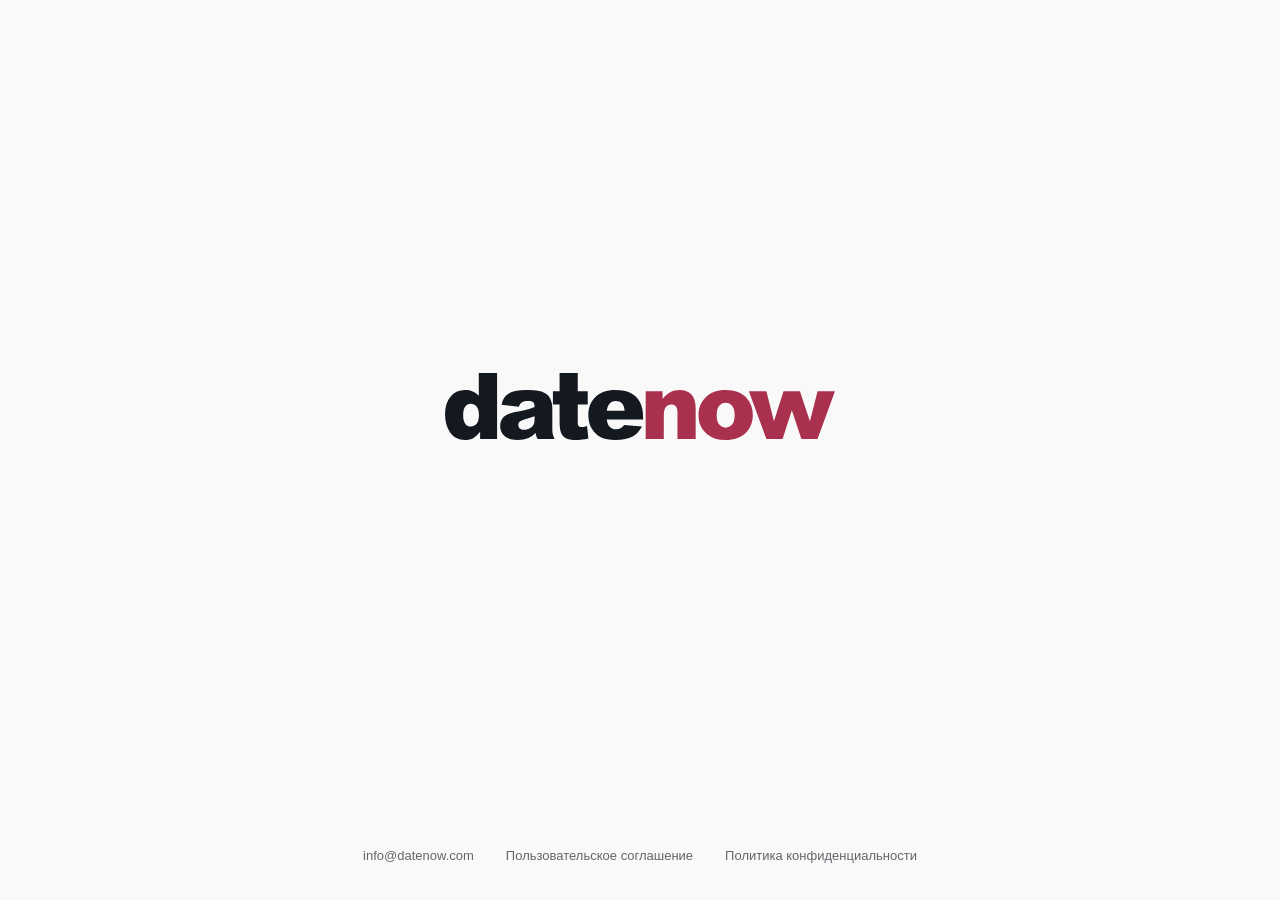
<file: index.html>
<!doctype html>
<html lang="ru">
  <head>
    <meta charset="utf-8" />
    <meta name="viewport" content="width=device-width, initial-scale=1" />
    <meta name="color-scheme" content="light dark" />
    <meta name="theme-color" content="#faf9fa" />
    <meta
      name="description"
      content="DateNow. Поддержка, пользовательское соглашение и политика конфиденциальности."
    />
    <title>DateNow</title>
    <link rel="canonical" href="https://datenow.am/" />
    <link rel="stylesheet" href="/assets/landing.css" />
  </head>
  <body class="landing">
    <main class="brand" aria-label="DateNow">
      <picture>
        <source
          media="(prefers-color-scheme: dark)"
          srcset="/assets/datenow-logo-dark.svg"
        />
        <img
          src="/assets/datenow-logo.svg"
          alt="DateNow"
          width="392"
          height="68"
        />
      </picture>
    </main>
    <footer class="footer">
      <nav aria-label="Поддержка и документы">
        <a href="mailto:info@datenow.com">info@datenow.com</a>
        <a href="/terms/">Пользовательское соглашение</a>
        <a href="/privacy/">Политика конфиденциальности</a>
      </nav>
    </footer>
  </body>
</html>
</file>
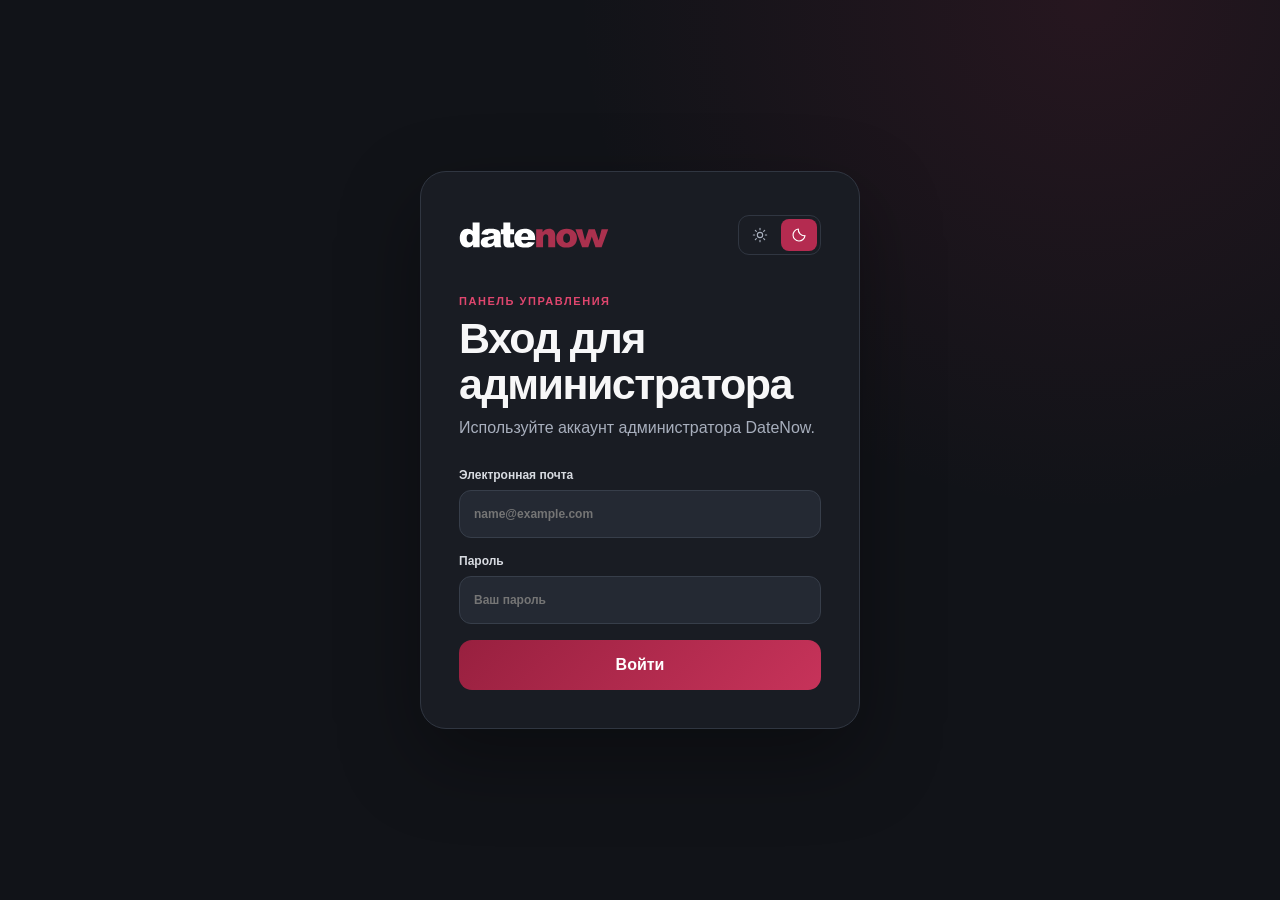
<file: admin/index.html>
<!doctype html>
<html lang="ru">
  <head>
    <meta charset="UTF-8" />
    <meta name="viewport" content="width=device-width, initial-scale=1.0" />
    <meta name="theme-color" content="#111318" />
    <meta name="robots" content="noindex,nofollow" />
    <link rel="icon" type="image/png" href="/favicon-96x96.png" sizes="96x96" />
    <link rel="icon" type="image/svg+xml" href="/favicon.svg" />
    <link rel="shortcut icon" href="/favicon.ico" />
    <link rel="apple-touch-icon" sizes="180x180" href="/apple-touch-icon.png" />
    <meta name="apple-mobile-web-app-title" content="DateNow" />
    <link rel="manifest" href="/site.webmanifest" />
    <title>DateNow · Админка</title>
    <script type="module" crossorigin src="/admin/assets/index-BBs1dWaR.js"></script>
    <link rel="stylesheet" crossorigin href="/admin/assets/index-BbP0ctrq.css">
  </head>
  <body>
    <div id="root"></div>
  </body>
</html>
</file>
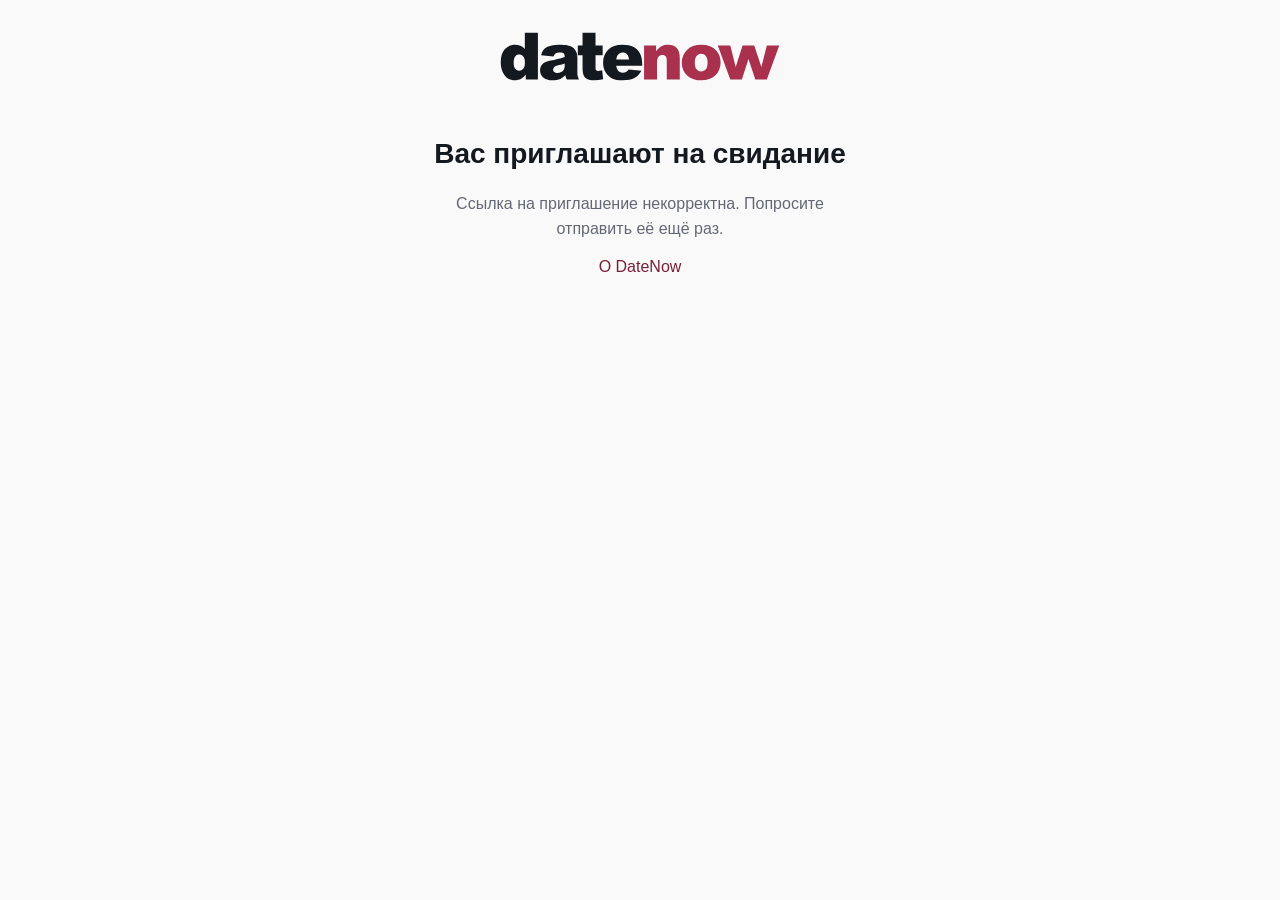
<file: date/index.html>
<!doctype html>
<html lang="ru">
  <head>
    <meta charset="utf-8" />
    <meta name="viewport" content="width=device-width,initial-scale=1" />
    <meta name="robots" content="noindex,nofollow" />
    <meta name="referrer" content="no-referrer" />
    <meta name="description" content="Вас приглашают на свидание в DateNow." />
    <meta property="og:title" content="Приглашение на свидание · DateNow" />
    <meta property="og:description" content="Откройте приглашение в DateNow." />
    <title>Приглашение на свидание · DateNow</title>
    <link rel="stylesheet" href="/assets/landing.css" />
    <style>
      .invite {
        text-align: center;
        max-width: 480px;
        margin: auto;
        padding: 32px 24px;
      }
      .invite img {
        width: min(280px, 80%);
        height: auto;
        margin-bottom: 32px;
      }
      .invite h1 {
        font-size: 28px;
        line-height: 1.3;
      }
      .invite p {
        line-height: 1.6;
        color: #646875;
      }
      .invite a.open {
        display: block;
        padding: 18px;
        margin: 28px 0;
        border-radius: 28px;
        background: #7a2035;
        color: white;
        text-decoration: none;
        font-weight: 700;
      }
      .invite a {
        color: #7a2035;
      }
      [hidden] {
        display: none !important;
      }
    </style>
  </head>
  <body>
    <main class="invite">
      <img src="/assets/datenow-logo.svg" alt="DateNow" />
      <h1>Вас приглашают на свидание</h1>
      <p id="description">
        Посмотрите карточку и ответьте на приглашение в приложении DateNow.
      </p>
      <a class="open" id="open-date" hidden>Открыть в DateNow</a>
      <p id="help" hidden>
        Если приложение не открылось, установите DateNow. Затем вернитесь к этой
        ссылке. Для просмотра потребуется вход; действуют настройки поиска и
        условия доступа.
      </p>
      <a href="/">О DateNow</a>
      <noscript
        ><p>
          Для открытия приглашения включите JavaScript и нажмите ссылку ещё раз.
        </p></noscript
      >
    </main>
    <script>
      (() => {
        const parameters = new URLSearchParams(location.search);
        const id = parameters.get('id');
        const valid =
          [...parameters.keys()].length === 1 &&
          /^[0-9a-f]{8}-[0-9a-f]{4}-[1-8][0-9a-f]{3}-[89ab][0-9a-f]{3}-[0-9a-f]{12}$/i.test(
            id || '',
          );
        if (!valid) {
          document.getElementById('description').textContent =
            'Ссылка на приглашение некорректна. Попросите отправить её ещё раз.';
          return;
        }
        const button = document.getElementById('open-date');
        button.href = 'datenow://date/' + id;
        button.hidden = false;
        document.getElementById('help').hidden = false;
      })();
    </script>
  </body>
</html>
</file>
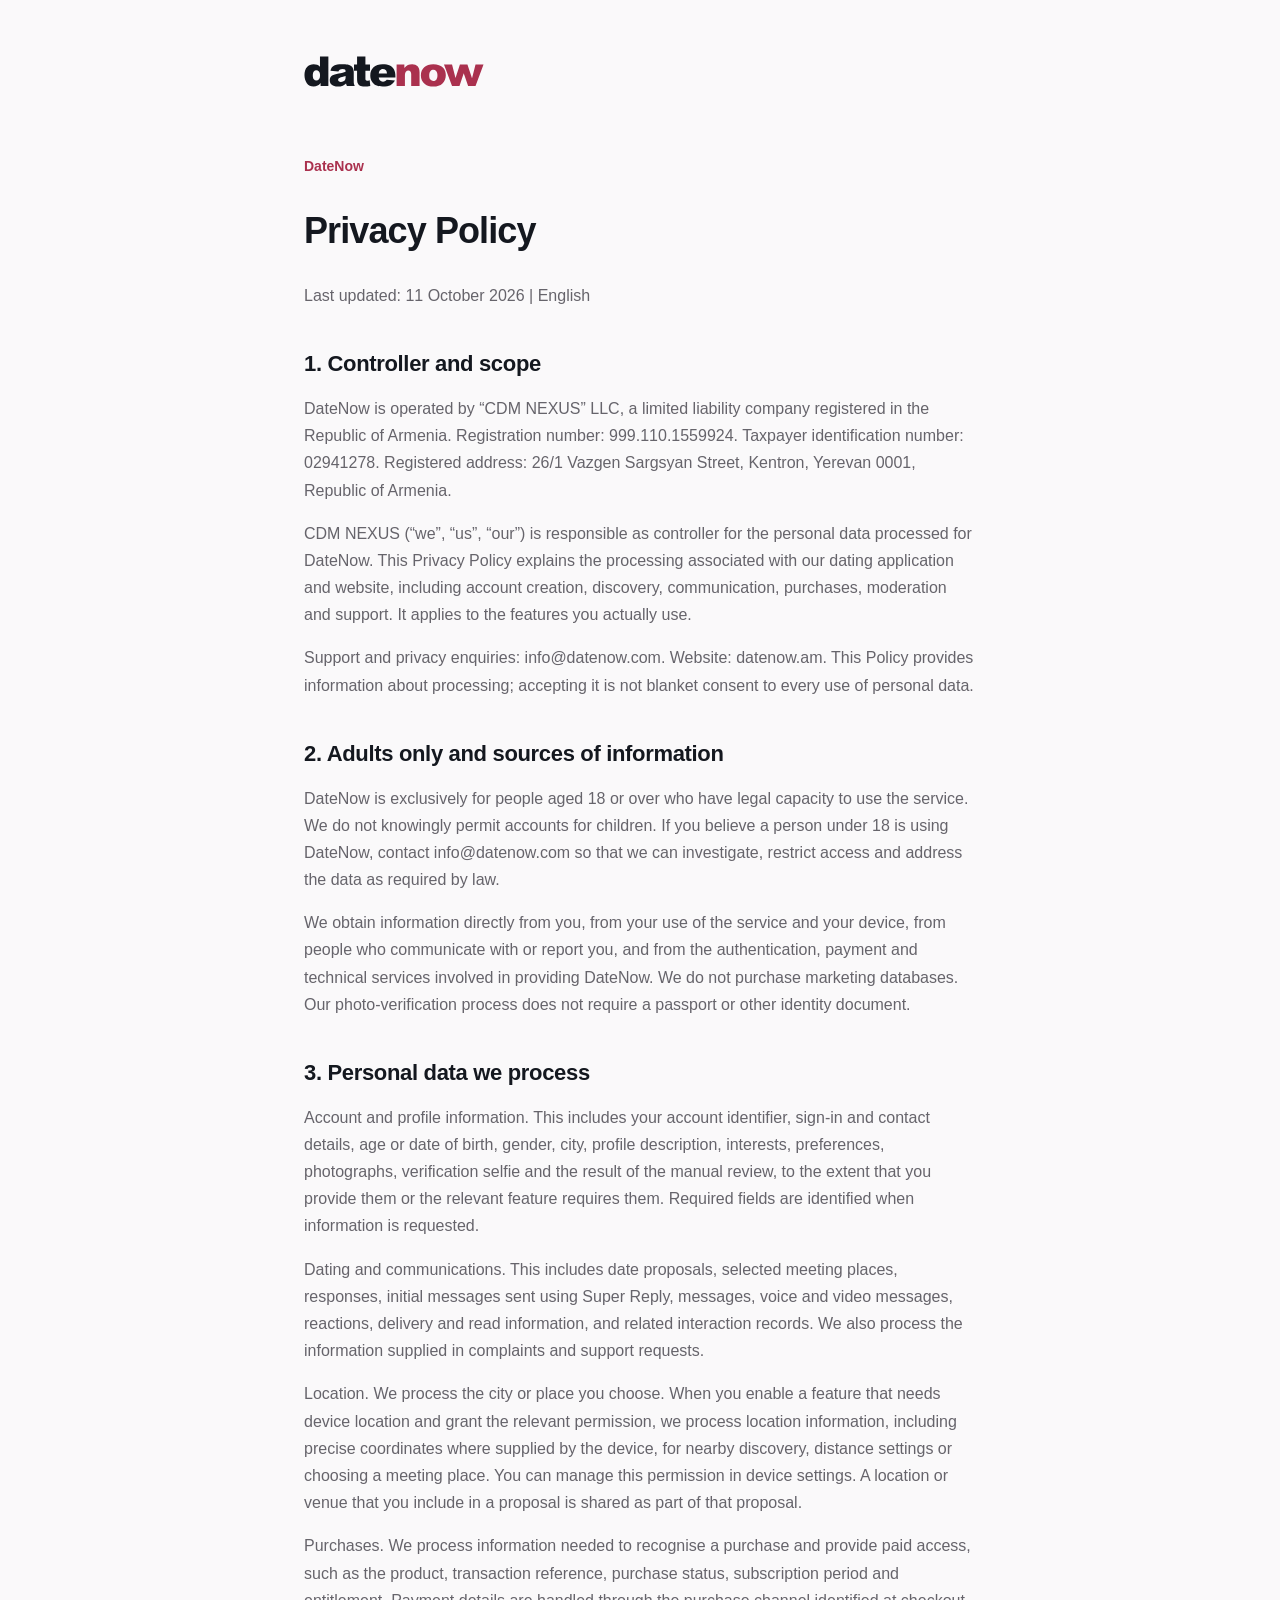
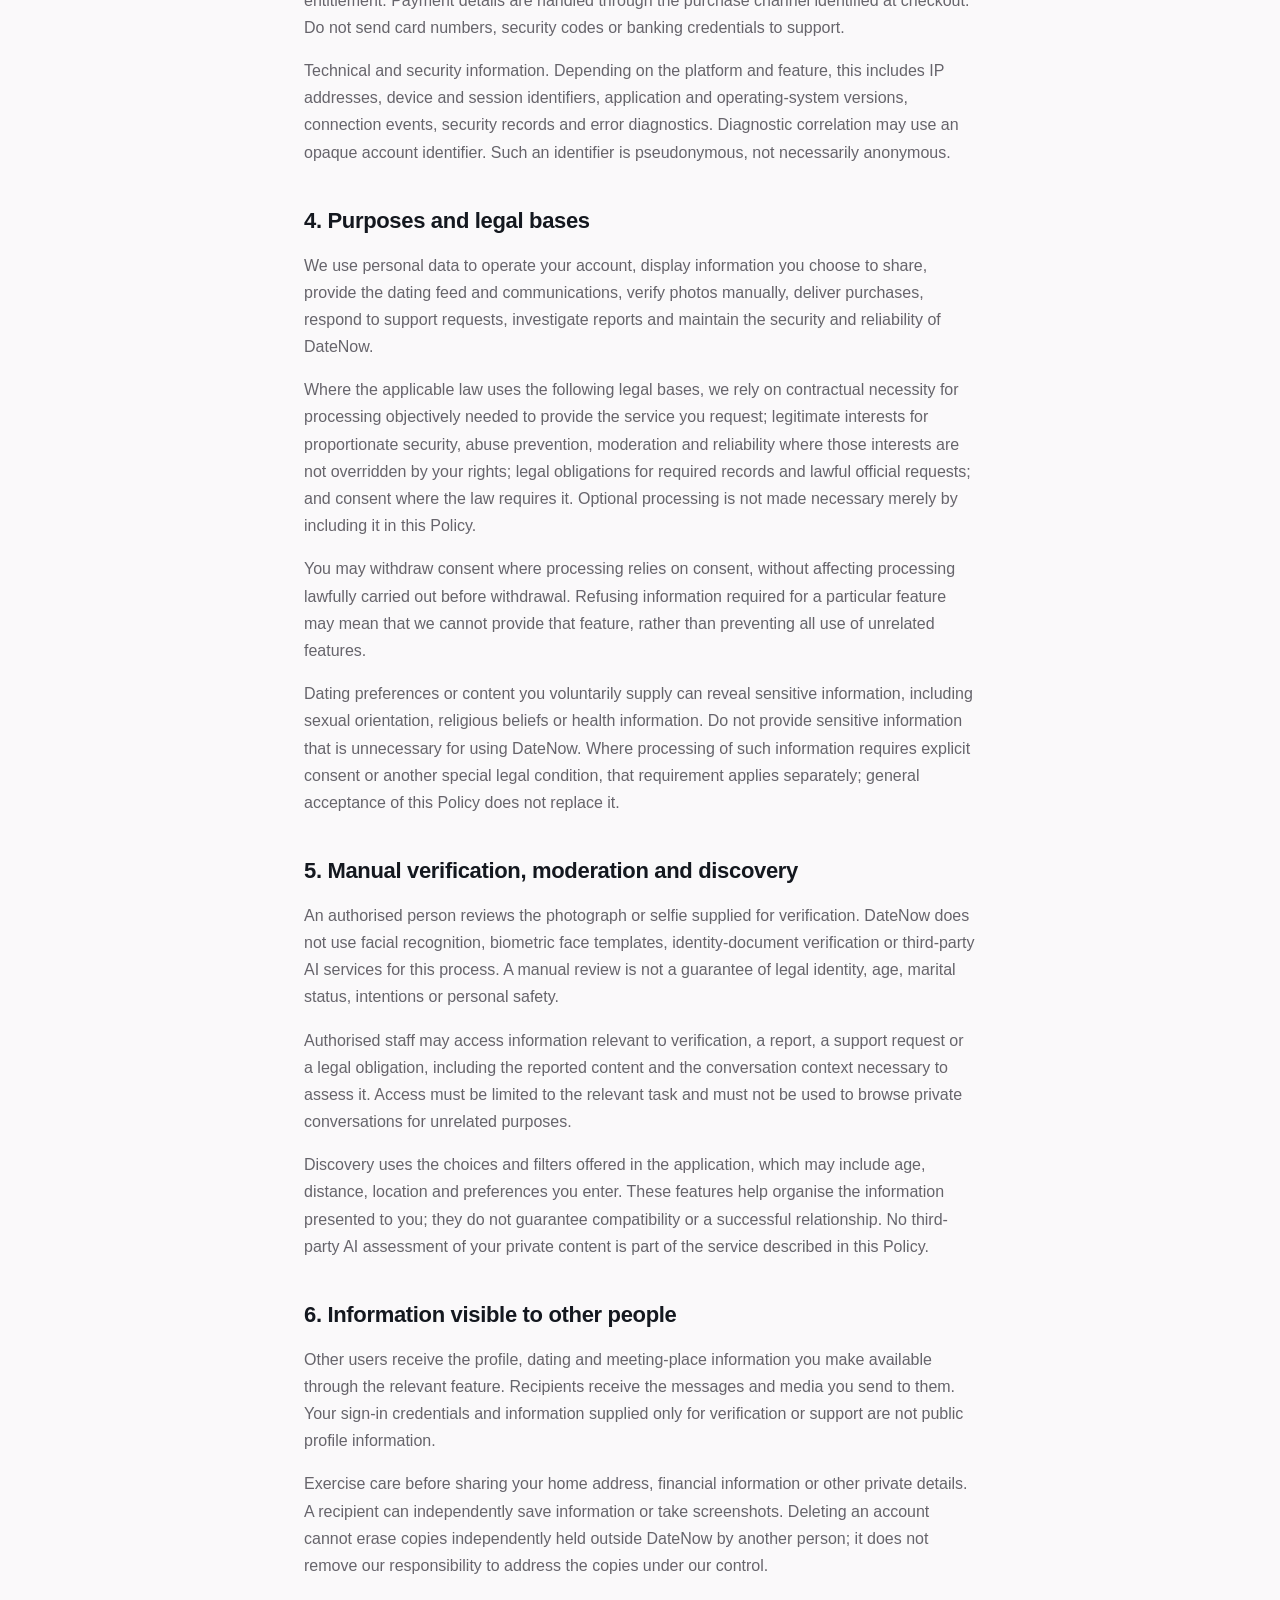
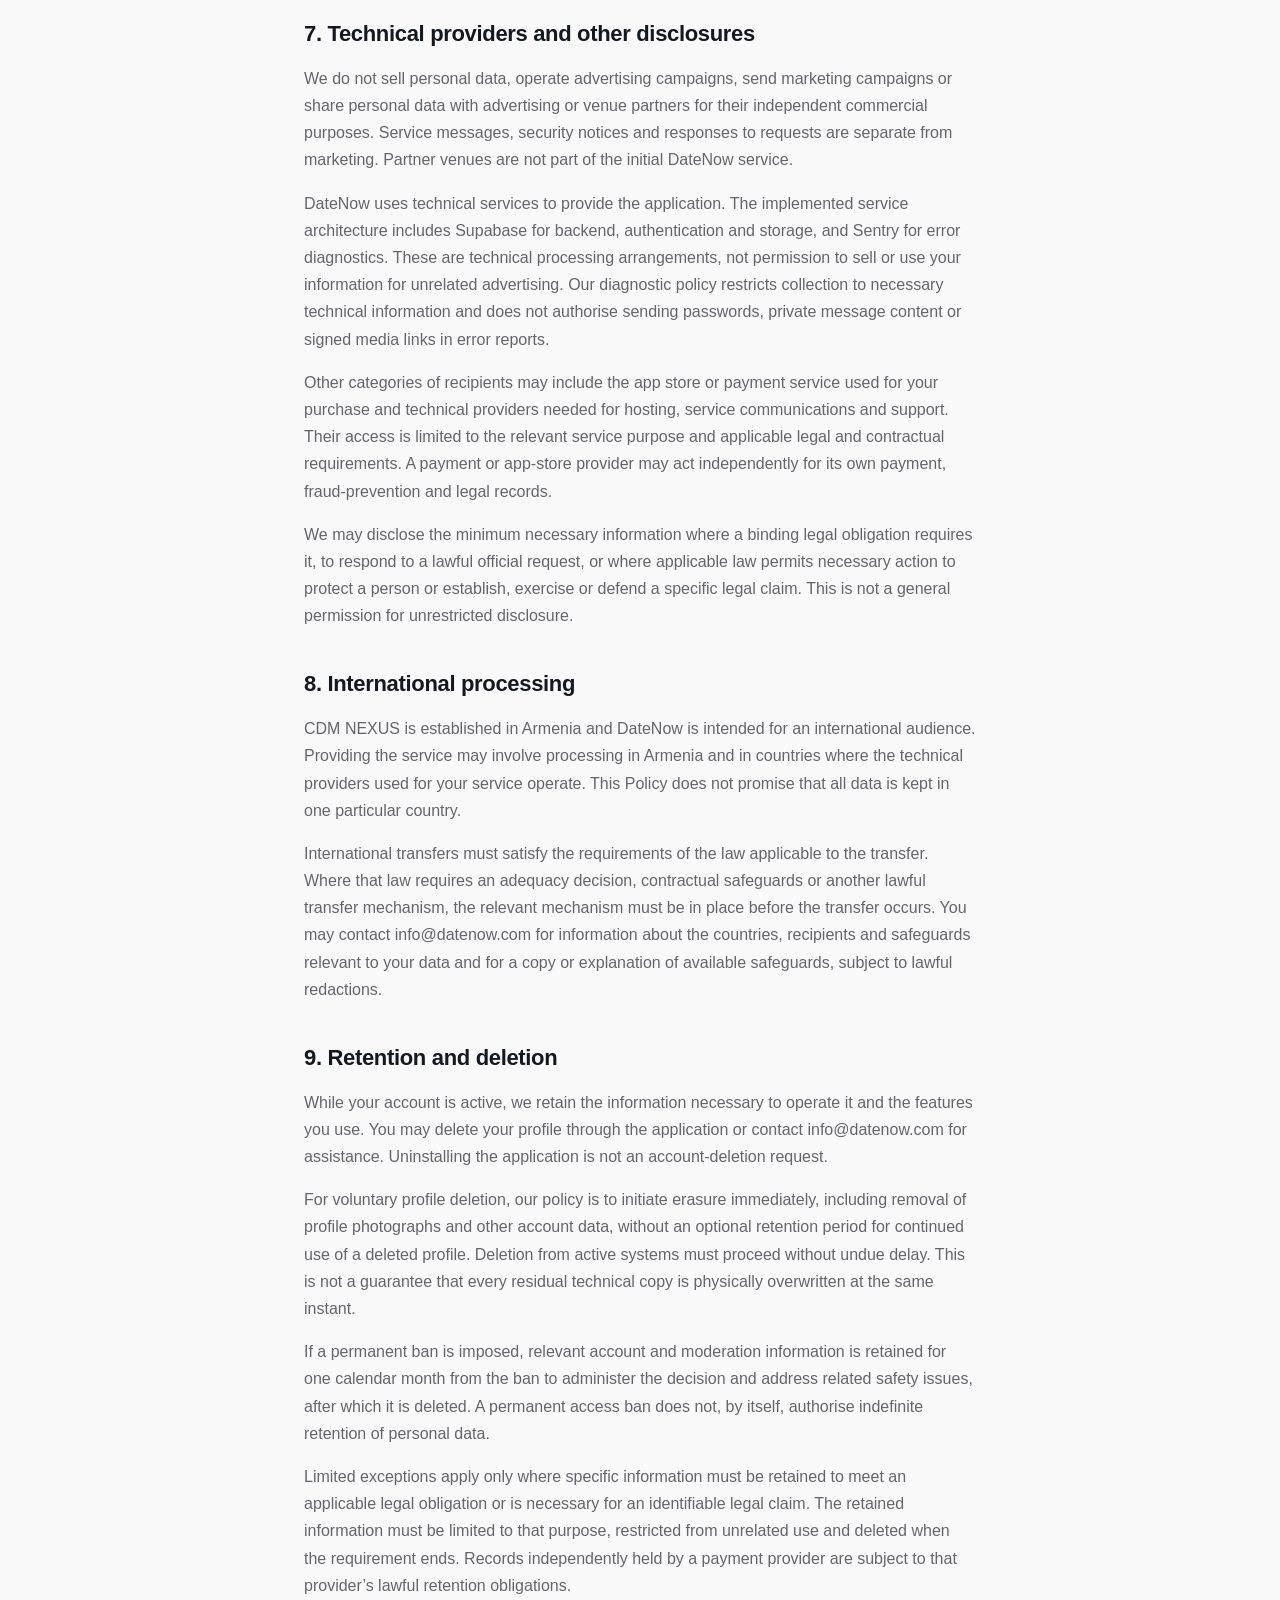
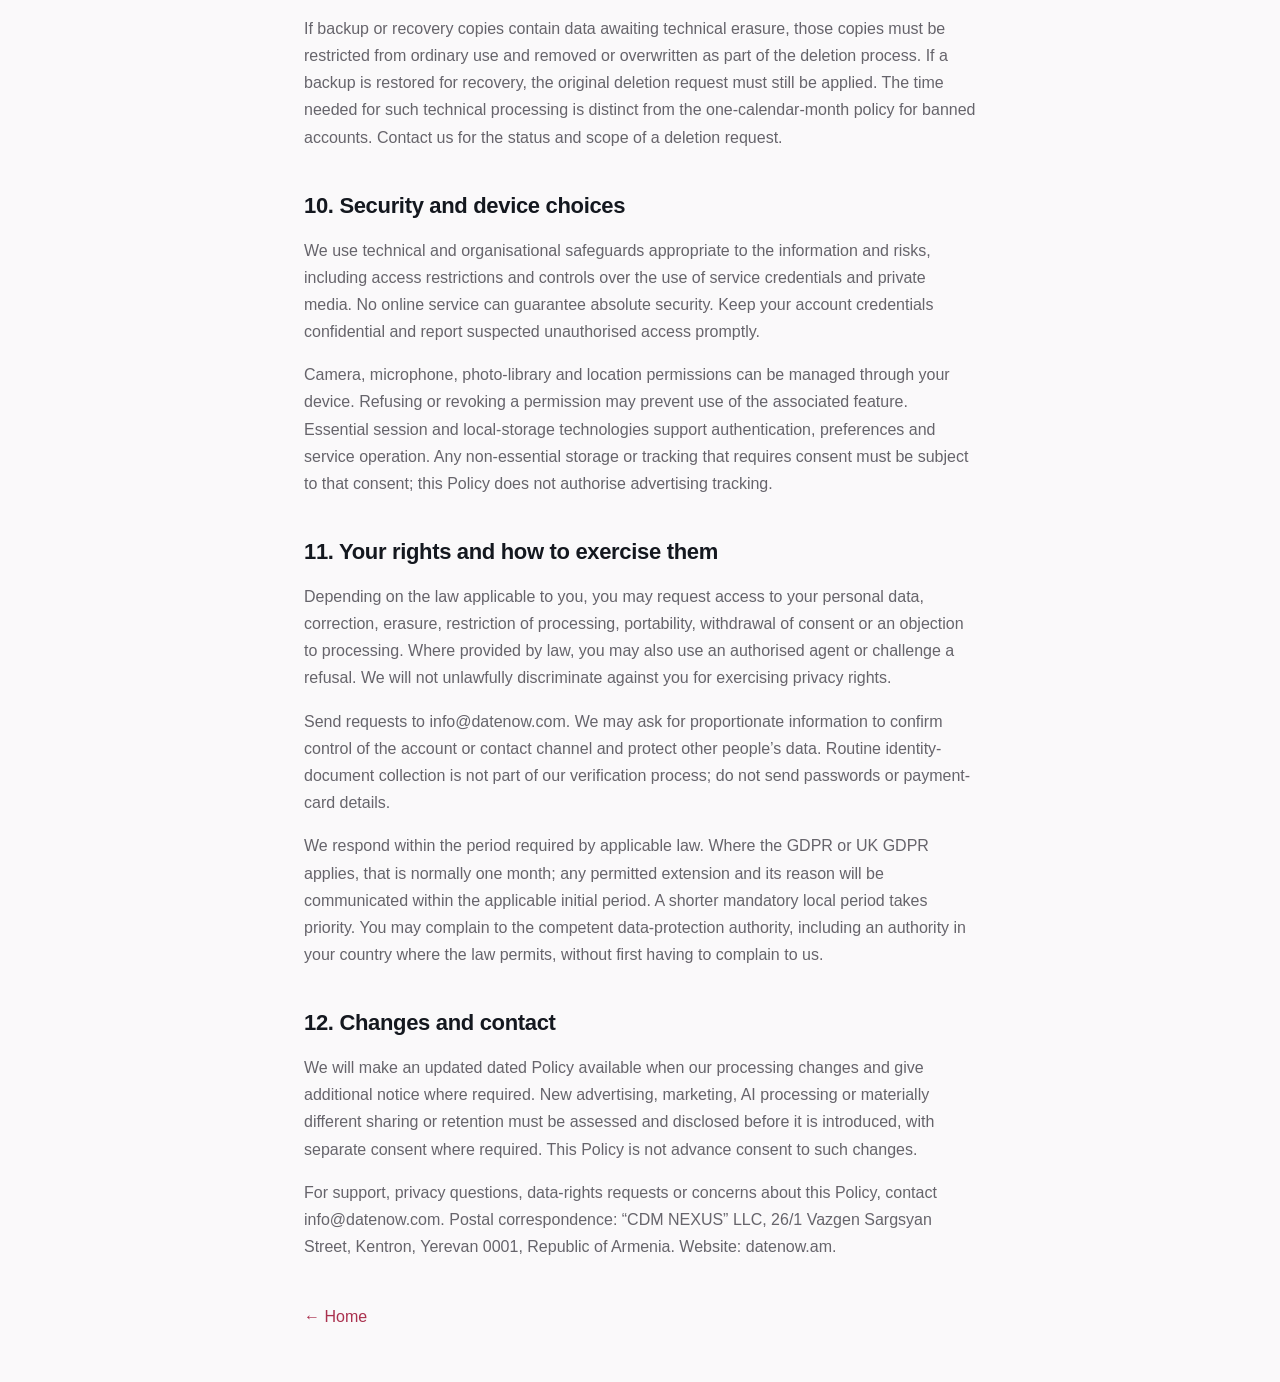
<file: privacy/index.html>
<!doctype html>
<html lang="en">
  <head>
    <meta charset="utf-8" />
    <meta name="viewport" content="width=device-width, initial-scale=1" />
    <meta name="color-scheme" content="light dark" />
    <meta name="datenow-document-version" content="2026-10-11-domain-r2" />
    <meta
      name="datenow-document-sha256"
      content="cbd63c86a6684a43795f02bf1a3e17ed9e47897ce740ca73f469ac61f93f38c0"
    />
    <title>Privacy Policy · DateNow</title>
    <link rel="canonical" href="https://datenow.am/privacy/" />
    <link rel="stylesheet" href="/assets/landing.css" />
  </head>
  <body>
    <main class="document">
      <header>
        <a href="/" aria-label="DateNow — home"
          ><picture
            ><source
              media="(prefers-color-scheme: dark)"
              srcset="/assets/datenow-logo-dark.svg" />
            <img
              src="/assets/datenow-logo.svg"
              alt="DateNow"
              width="392"
              height="68" /></picture
        ></a>
      </header>
      <article>
        <p class="document-meta">DateNow</p>
        <h1>Privacy Policy</h1>
        <p>Last updated: 11 October 2026 | English</p>
        <h2>1. Controller and scope</h2>
        <p>
          DateNow is operated by “CDM NEXUS” LLC, a limited liability company
          registered in the Republic of Armenia. Registration number:
          999.110.1559924. Taxpayer identification number: 02941278. Registered
          address: 26/1 Vazgen Sargsyan Street, Kentron, Yerevan 0001, Republic
          of Armenia.
        </p>
        <p>
          CDM NEXUS (“we”, “us”, “our”) is responsible as controller for the
          personal data processed for DateNow. This Privacy Policy explains the
          processing associated with our dating application and website,
          including account creation, discovery, communication, purchases,
          moderation and support. It applies to the features you actually use.
        </p>
        <p>
          Support and privacy enquiries:
          <a href="mailto:info@datenow.com">info@datenow.com</a>. Website:
          datenow.am. This Policy provides information about processing;
          accepting it is not blanket consent to every use of personal data.
        </p>
        <h2>2. Adults only and sources of information</h2>
        <p>
          DateNow is exclusively for people aged 18 or over who have legal
          capacity to use the service. We do not knowingly permit accounts for
          children. If you believe a person under 18 is using DateNow, contact
          <a href="mailto:info@datenow.com">info@datenow.com</a> so that we can
          investigate, restrict access and address the data as required by law.
        </p>
        <p>
          We obtain information directly from you, from your use of the service
          and your device, from people who communicate with or report you, and
          from the authentication, payment and technical services involved in
          providing DateNow. We do not purchase marketing databases. Our
          photo-verification process does not require a passport or other
          identity document.
        </p>
        <h2>3. Personal data we process</h2>
        <p>
          Account and profile information. This includes your account
          identifier, sign-in and contact details, age or date of birth, gender,
          city, profile description, interests, preferences, photographs,
          verification selfie and the result of the manual review, to the extent
          that you provide them or the relevant feature requires them. Required
          fields are identified when information is requested.
        </p>
        <p>
          Dating and communications. This includes date proposals, selected
          meeting places, responses, initial messages sent using Super Reply,
          messages, voice and video messages, reactions, delivery and read
          information, and related interaction records. We also process the
          information supplied in complaints and support requests.
        </p>
        <p>
          Location. We process the city or place you choose. When you enable a
          feature that needs device location and grant the relevant permission,
          we process location information, including precise coordinates where
          supplied by the device, for nearby discovery, distance settings or
          choosing a meeting place. You can manage this permission in device
          settings. A location or venue that you include in a proposal is shared
          as part of that proposal.
        </p>
        <p>
          Purchases. We process information needed to recognise a purchase and
          provide paid access, such as the product, transaction reference,
          purchase status, subscription period and entitlement. Payment details
          are handled through the purchase channel identified at checkout. Do
          not send card numbers, security codes or banking credentials to
          support.
        </p>
        <p>
          Technical and security information. Depending on the platform and
          feature, this includes IP addresses, device and session identifiers,
          application and operating-system versions, connection events, security
          records and error diagnostics. Diagnostic correlation may use an
          opaque account identifier. Such an identifier is pseudonymous, not
          necessarily anonymous.
        </p>
        <h2>4. Purposes and legal bases</h2>
        <p>
          We use personal data to operate your account, display information you
          choose to share, provide the dating feed and communications, verify
          photos manually, deliver purchases, respond to support requests,
          investigate reports and maintain the security and reliability of
          DateNow.
        </p>
        <p>
          Where the applicable law uses the following legal bases, we rely on
          contractual necessity for processing objectively needed to provide the
          service you request; legitimate interests for proportionate security,
          abuse prevention, moderation and reliability where those interests are
          not overridden by your rights; legal obligations for required records
          and lawful official requests; and consent where the law requires it.
          Optional processing is not made necessary merely by including it in
          this Policy.
        </p>
        <p>
          You may withdraw consent where processing relies on consent, without
          affecting processing lawfully carried out before withdrawal. Refusing
          information required for a particular feature may mean that we cannot
          provide that feature, rather than preventing all use of unrelated
          features.
        </p>
        <p>
          Dating preferences or content you voluntarily supply can reveal
          sensitive information, including sexual orientation, religious beliefs
          or health information. Do not provide sensitive information that is
          unnecessary for using DateNow. Where processing of such information
          requires explicit consent or another special legal condition, that
          requirement applies separately; general acceptance of this Policy does
          not replace it.
        </p>
        <h2>5. Manual verification, moderation and discovery</h2>
        <p>
          An authorised person reviews the photograph or selfie supplied for
          verification. DateNow does not use facial recognition, biometric face
          templates, identity-document verification or third-party AI services
          for this process. A manual review is not a guarantee of legal
          identity, age, marital status, intentions or personal safety.
        </p>
        <p>
          Authorised staff may access information relevant to verification, a
          report, a support request or a legal obligation, including the
          reported content and the conversation context necessary to assess it.
          Access must be limited to the relevant task and must not be used to
          browse private conversations for unrelated purposes.
        </p>
        <p>
          Discovery uses the choices and filters offered in the application,
          which may include age, distance, location and preferences you enter.
          These features help organise the information presented to you; they do
          not guarantee compatibility or a successful relationship. No
          third-party AI assessment of your private content is part of the
          service described in this Policy.
        </p>
        <h2>6. Information visible to other people</h2>
        <p>
          Other users receive the profile, dating and meeting-place information
          you make available through the relevant feature. Recipients receive
          the messages and media you send to them. Your sign-in credentials and
          information supplied only for verification or support are not public
          profile information.
        </p>
        <p>
          Exercise care before sharing your home address, financial information
          or other private details. A recipient can independently save
          information or take screenshots. Deleting an account cannot erase
          copies independently held outside DateNow by another person; it does
          not remove our responsibility to address the copies under our control.
        </p>
        <h2>7. Technical providers and other disclosures</h2>
        <p>
          We do not sell personal data, operate advertising campaigns, send
          marketing campaigns or share personal data with advertising or venue
          partners for their independent commercial purposes. Service messages,
          security notices and responses to requests are separate from
          marketing. Partner venues are not part of the initial DateNow service.
        </p>
        <p>
          DateNow uses technical services to provide the application. The
          implemented service architecture includes Supabase for backend,
          authentication and storage, and Sentry for error diagnostics. These
          are technical processing arrangements, not permission to sell or use
          your information for unrelated advertising. Our diagnostic policy
          restricts collection to necessary technical information and does not
          authorise sending passwords, private message content or signed media
          links in error reports.
        </p>
        <p>
          Other categories of recipients may include the app store or payment
          service used for your purchase and technical providers needed for
          hosting, service communications and support. Their access is limited
          to the relevant service purpose and applicable legal and contractual
          requirements. A payment or app-store provider may act independently
          for its own payment, fraud-prevention and legal records.
        </p>
        <p>
          We may disclose the minimum necessary information where a binding
          legal obligation requires it, to respond to a lawful official request,
          or where applicable law permits necessary action to protect a person
          or establish, exercise or defend a specific legal claim. This is not a
          general permission for unrestricted disclosure.
        </p>
        <h2>8. International processing</h2>
        <p>
          CDM NEXUS is established in Armenia and DateNow is intended for an
          international audience. Providing the service may involve processing
          in Armenia and in countries where the technical providers used for
          your service operate. This Policy does not promise that all data is
          kept in one particular country.
        </p>
        <p>
          International transfers must satisfy the requirements of the law
          applicable to the transfer. Where that law requires an adequacy
          decision, contractual safeguards or another lawful transfer mechanism,
          the relevant mechanism must be in place before the transfer occurs.
          You may contact
          <a href="mailto:info@datenow.com">info@datenow.com</a> for information
          about the countries, recipients and safeguards relevant to your data
          and for a copy or explanation of available safeguards, subject to
          lawful redactions.
        </p>
        <h2>9. Retention and deletion</h2>
        <p>
          While your account is active, we retain the information necessary to
          operate it and the features you use. You may delete your profile
          through the application or contact
          <a href="mailto:info@datenow.com">info@datenow.com</a> for assistance.
          Uninstalling the application is not an account-deletion request.
        </p>
        <p>
          For voluntary profile deletion, our policy is to initiate erasure
          immediately, including removal of profile photographs and other
          account data, without an optional retention period for continued use
          of a deleted profile. Deletion from active systems must proceed
          without undue delay. This is not a guarantee that every residual
          technical copy is physically overwritten at the same instant.
        </p>
        <p>
          If a permanent ban is imposed, relevant account and moderation
          information is retained for one calendar month from the ban to
          administer the decision and address related safety issues, after which
          it is deleted. A permanent access ban does not, by itself, authorise
          indefinite retention of personal data.
        </p>
        <p>
          Limited exceptions apply only where specific information must be
          retained to meet an applicable legal obligation or is necessary for an
          identifiable legal claim. The retained information must be limited to
          that purpose, restricted from unrelated use and deleted when the
          requirement ends. Records independently held by a payment provider are
          subject to that provider’s lawful retention obligations.
        </p>
        <p>
          If backup or recovery copies contain data awaiting technical erasure,
          those copies must be restricted from ordinary use and removed or
          overwritten as part of the deletion process. If a backup is restored
          for recovery, the original deletion request must still be applied. The
          time needed for such technical processing is distinct from the
          one-calendar-month policy for banned accounts. Contact us for the
          status and scope of a deletion request.
        </p>
        <h2>10. Security and device choices</h2>
        <p>
          We use technical and organisational safeguards appropriate to the
          information and risks, including access restrictions and controls over
          the use of service credentials and private media. No online service
          can guarantee absolute security. Keep your account credentials
          confidential and report suspected unauthorised access promptly.
        </p>
        <p>
          Camera, microphone, photo-library and location permissions can be
          managed through your device. Refusing or revoking a permission may
          prevent use of the associated feature. Essential session and
          local-storage technologies support authentication, preferences and
          service operation. Any non-essential storage or tracking that requires
          consent must be subject to that consent; this Policy does not
          authorise advertising tracking.
        </p>
        <h2>11. Your rights and how to exercise them</h2>
        <p>
          Depending on the law applicable to you, you may request access to your
          personal data, correction, erasure, restriction of processing,
          portability, withdrawal of consent or an objection to processing.
          Where provided by law, you may also use an authorised agent or
          challenge a refusal. We will not unlawfully discriminate against you
          for exercising privacy rights.
        </p>
        <p>
          Send requests to
          <a href="mailto:info@datenow.com">info@datenow.com</a>. We may ask for
          proportionate information to confirm control of the account or contact
          channel and protect other people’s data. Routine identity-document
          collection is not part of our verification process; do not send
          passwords or payment-card details.
        </p>
        <p>
          We respond within the period required by applicable law. Where the
          GDPR or UK GDPR applies, that is normally one month; any permitted
          extension and its reason will be communicated within the applicable
          initial period. A shorter mandatory local period takes priority. You
          may complain to the competent data-protection authority, including an
          authority in your country where the law permits, without first having
          to complain to us.
        </p>
        <h2>12. Changes and contact</h2>
        <p>
          We will make an updated dated Policy available when our processing
          changes and give additional notice where required. New advertising,
          marketing, AI processing or materially different sharing or retention
          must be assessed and disclosed before it is introduced, with separate
          consent where required. This Policy is not advance consent to such
          changes.
        </p>
        <p>
          For support, privacy questions, data-rights requests or concerns about
          this Policy, contact
          <a href="mailto:info@datenow.com">info@datenow.com</a>. Postal
          correspondence: “CDM NEXUS” LLC, 26/1 Vazgen Sargsyan Street, Kentron,
          Yerevan 0001, Republic of Armenia. Website: datenow.am.
        </p>
      </article>
      <a class="back" href="/">← Home</a>
    </main>
  </body>
</html>
</file>
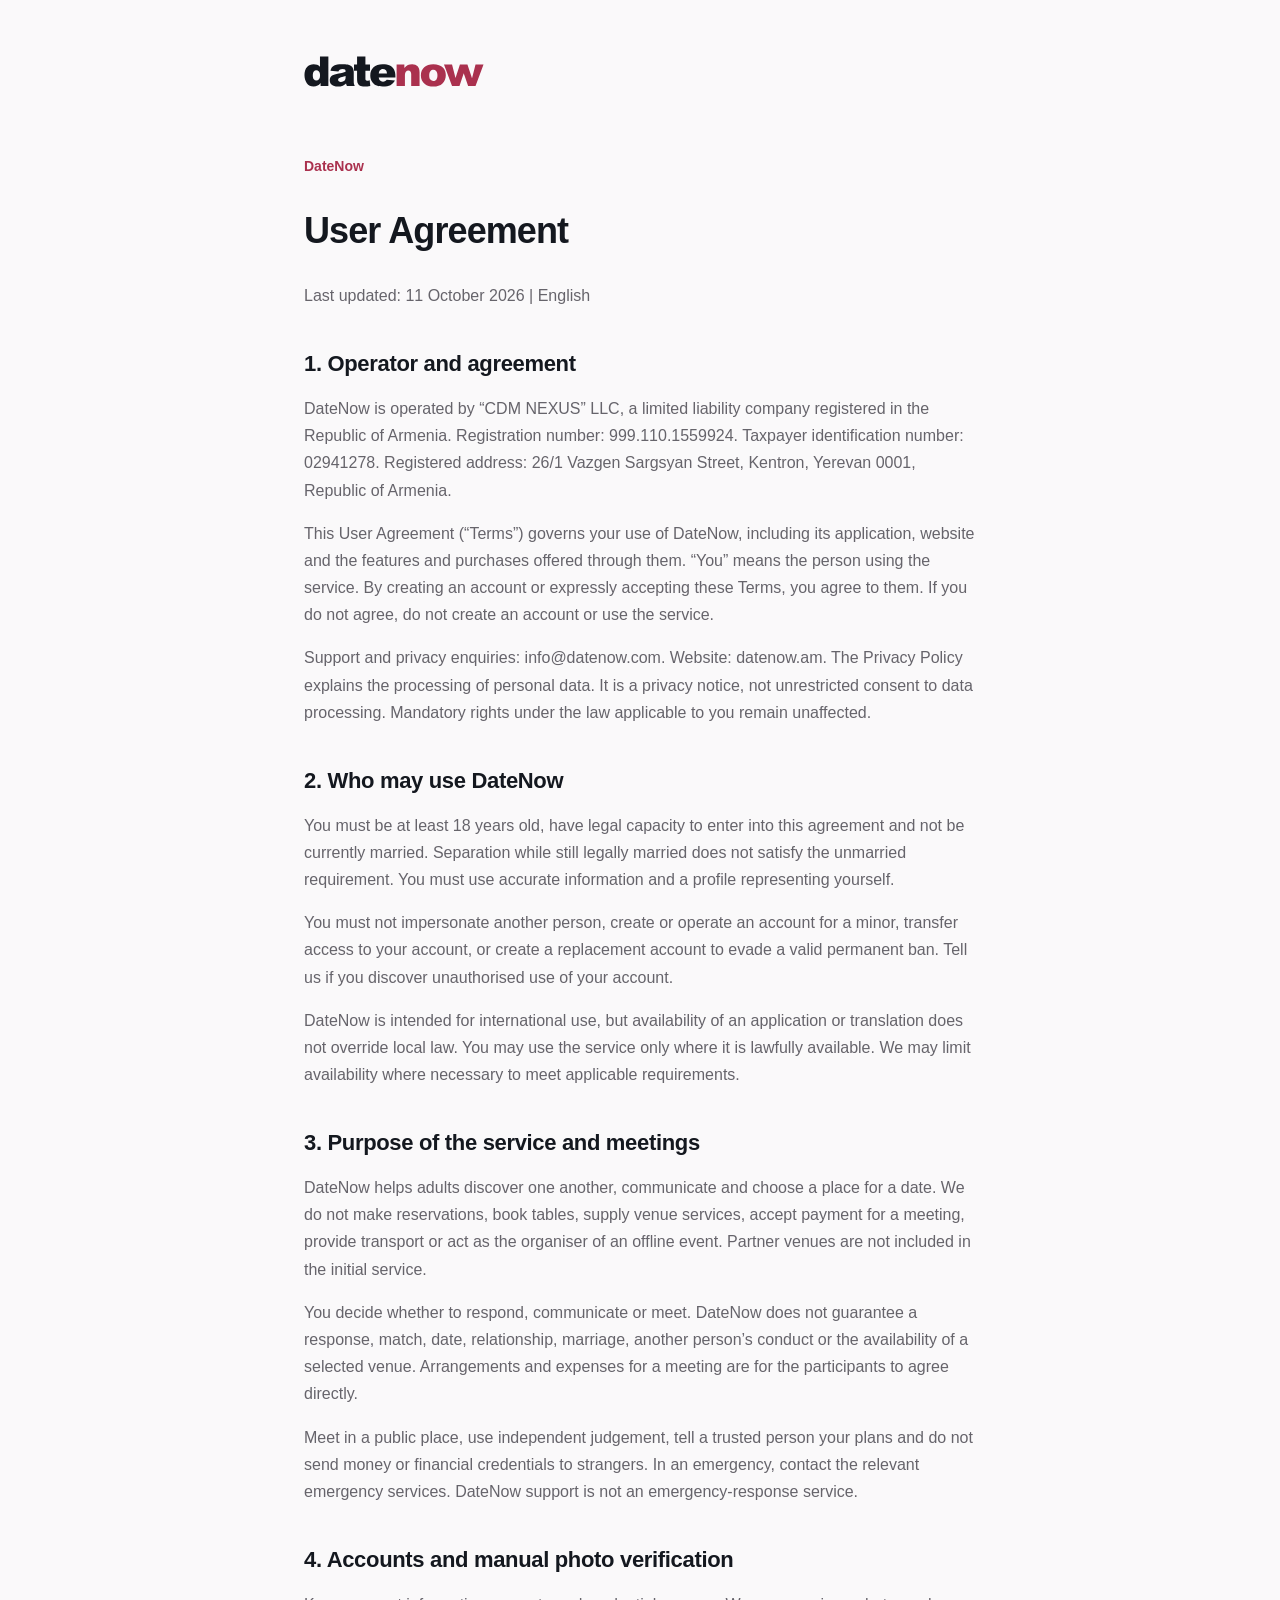
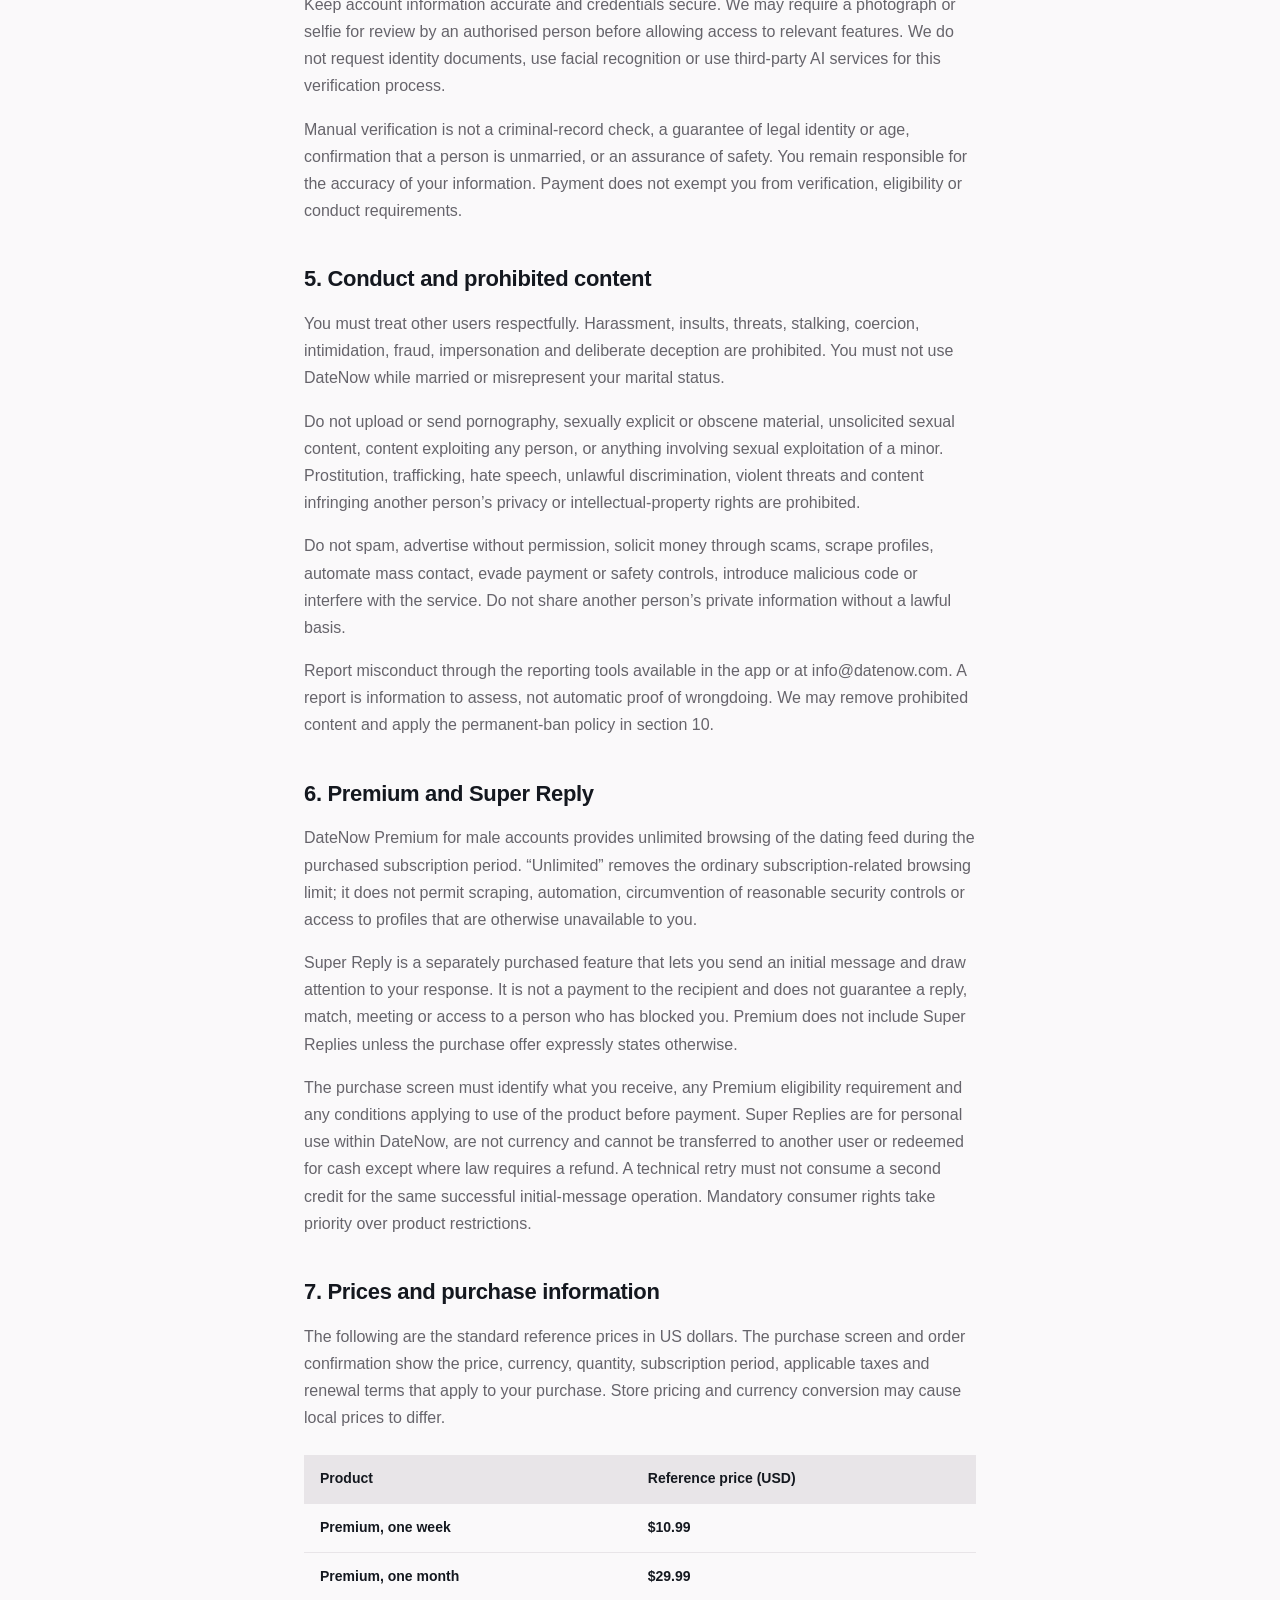
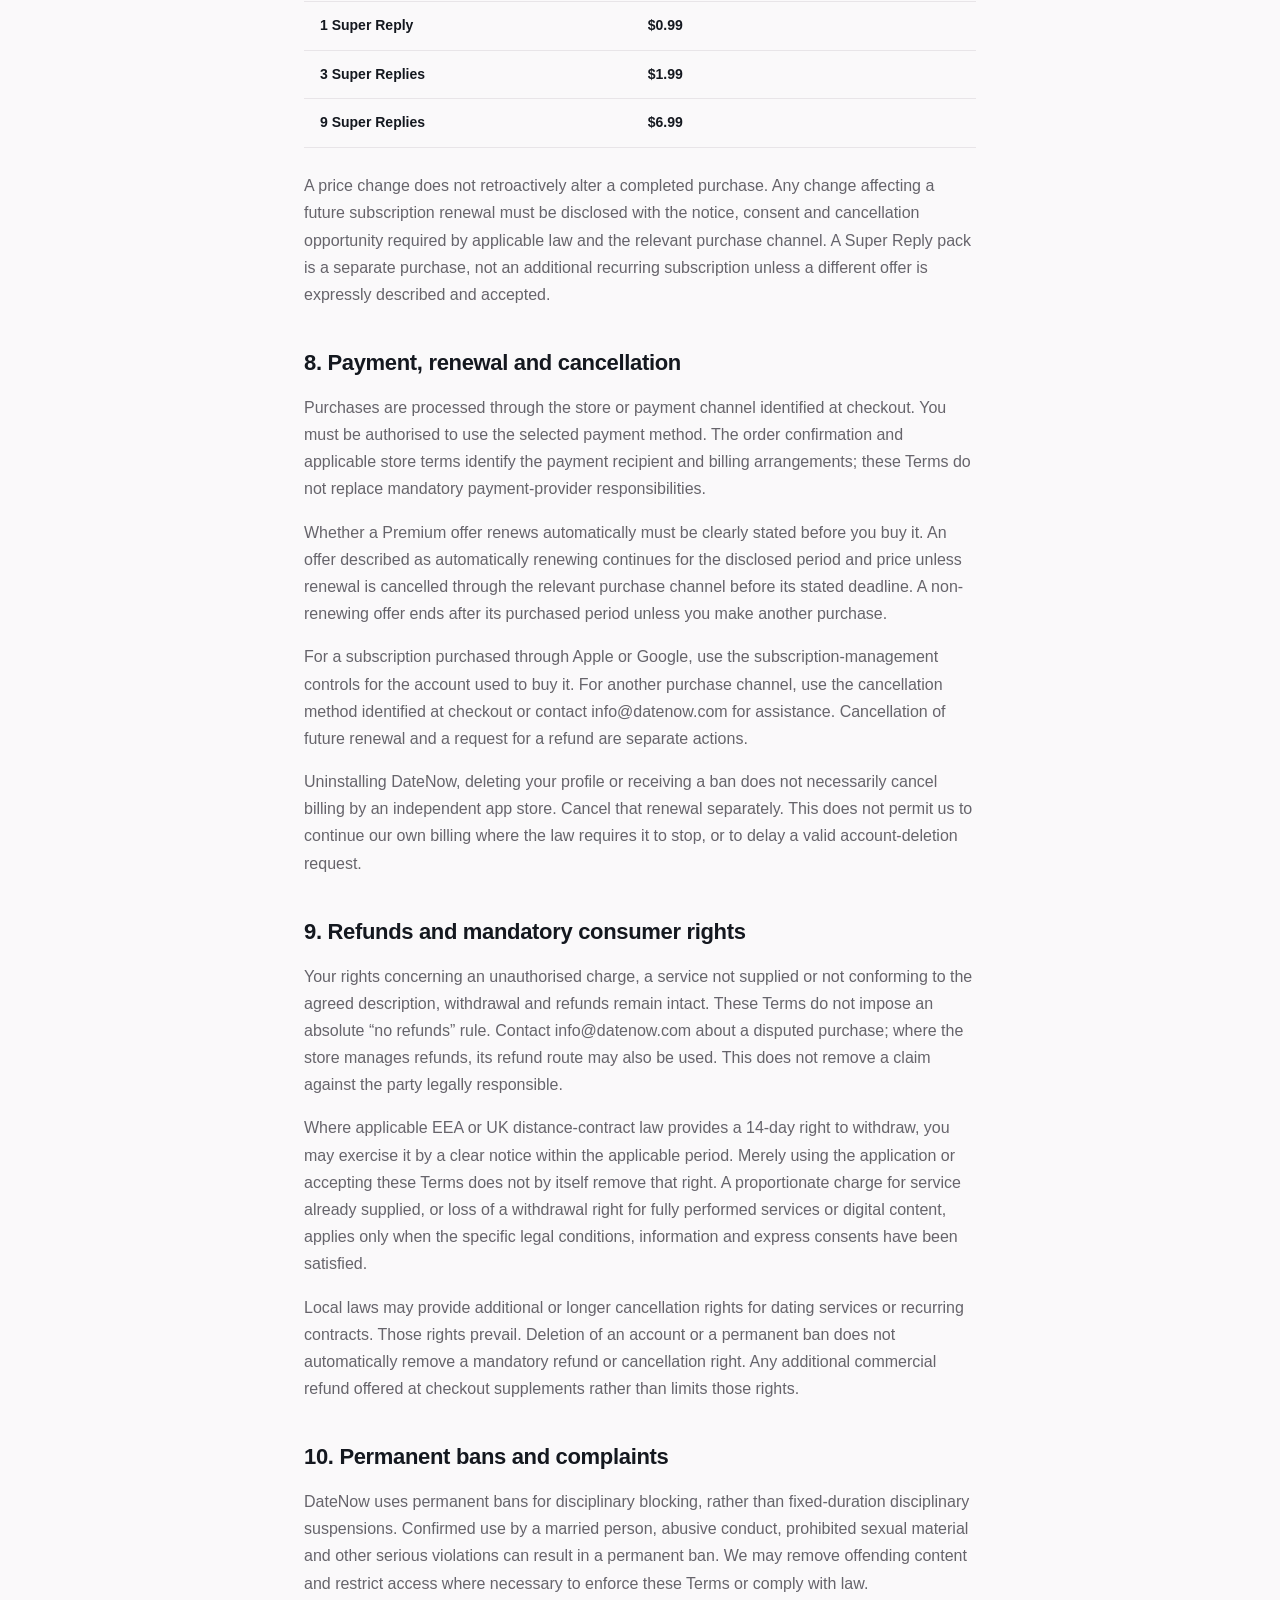
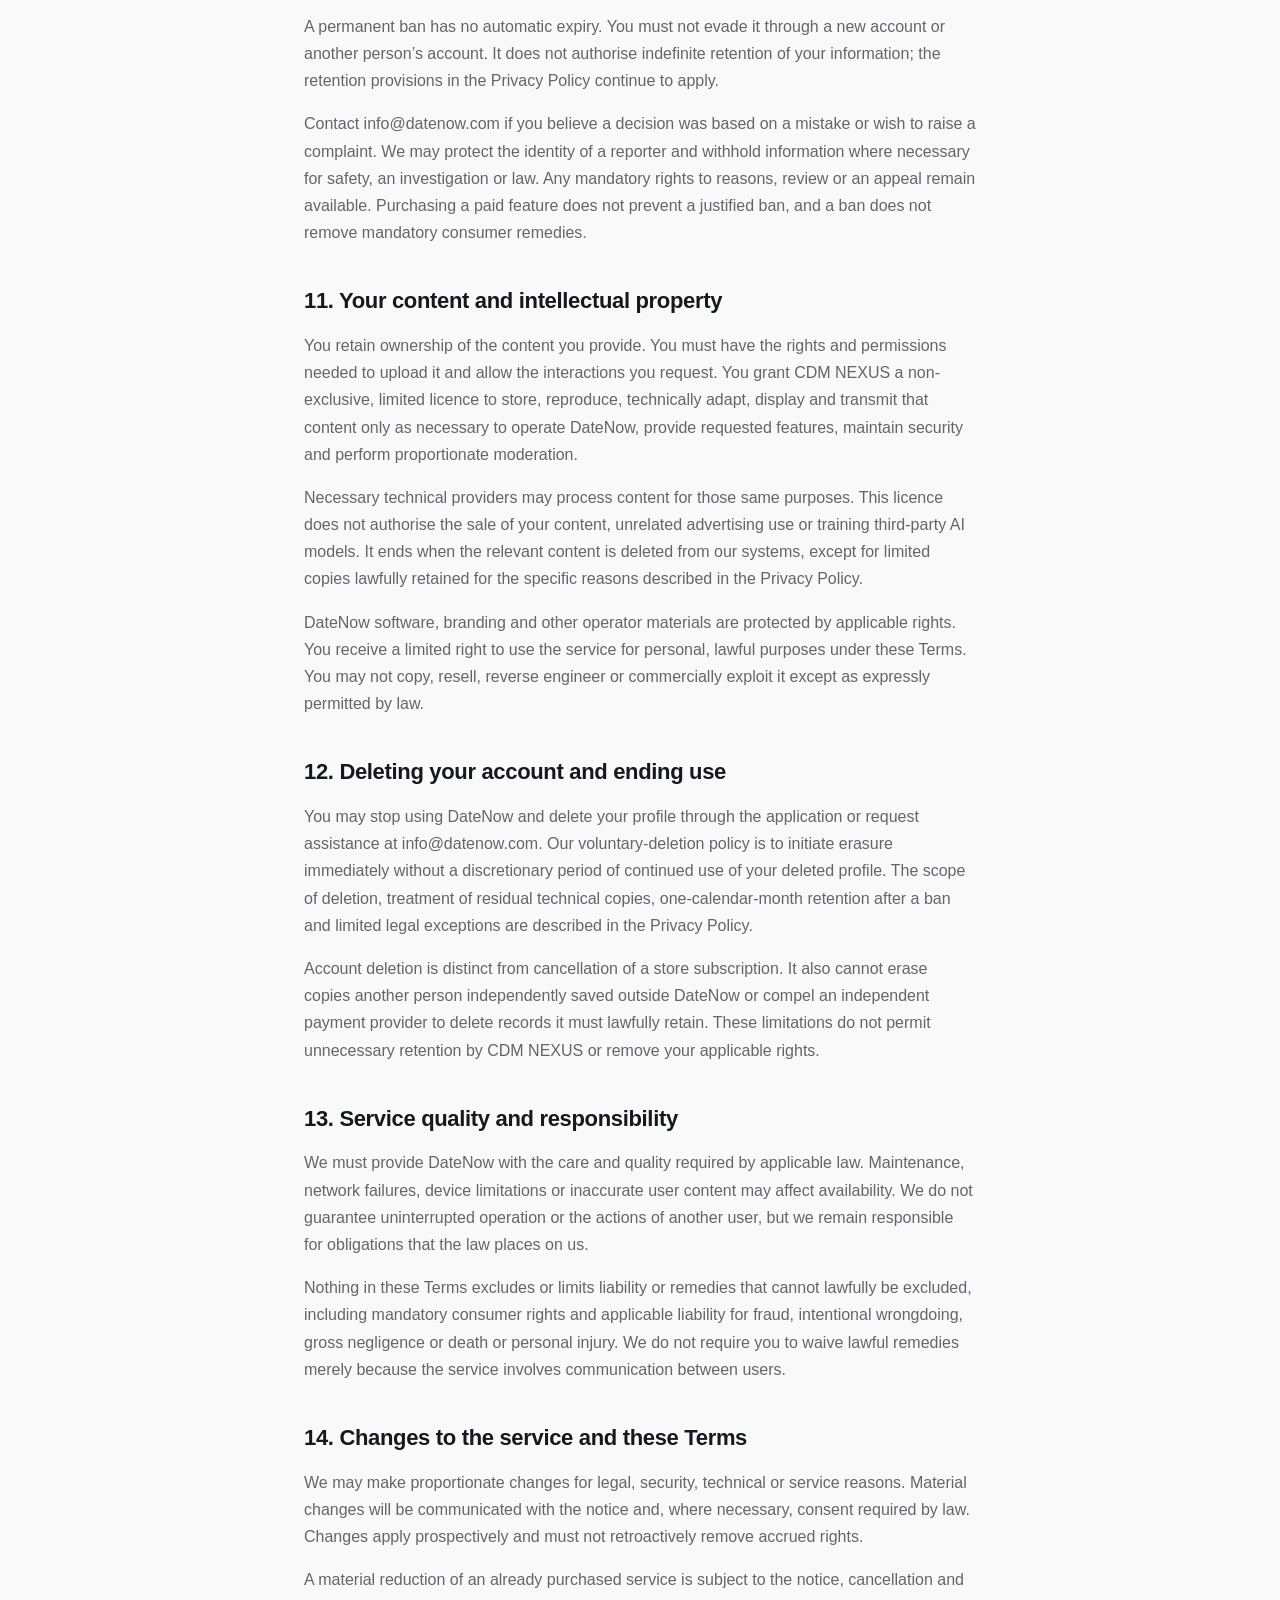
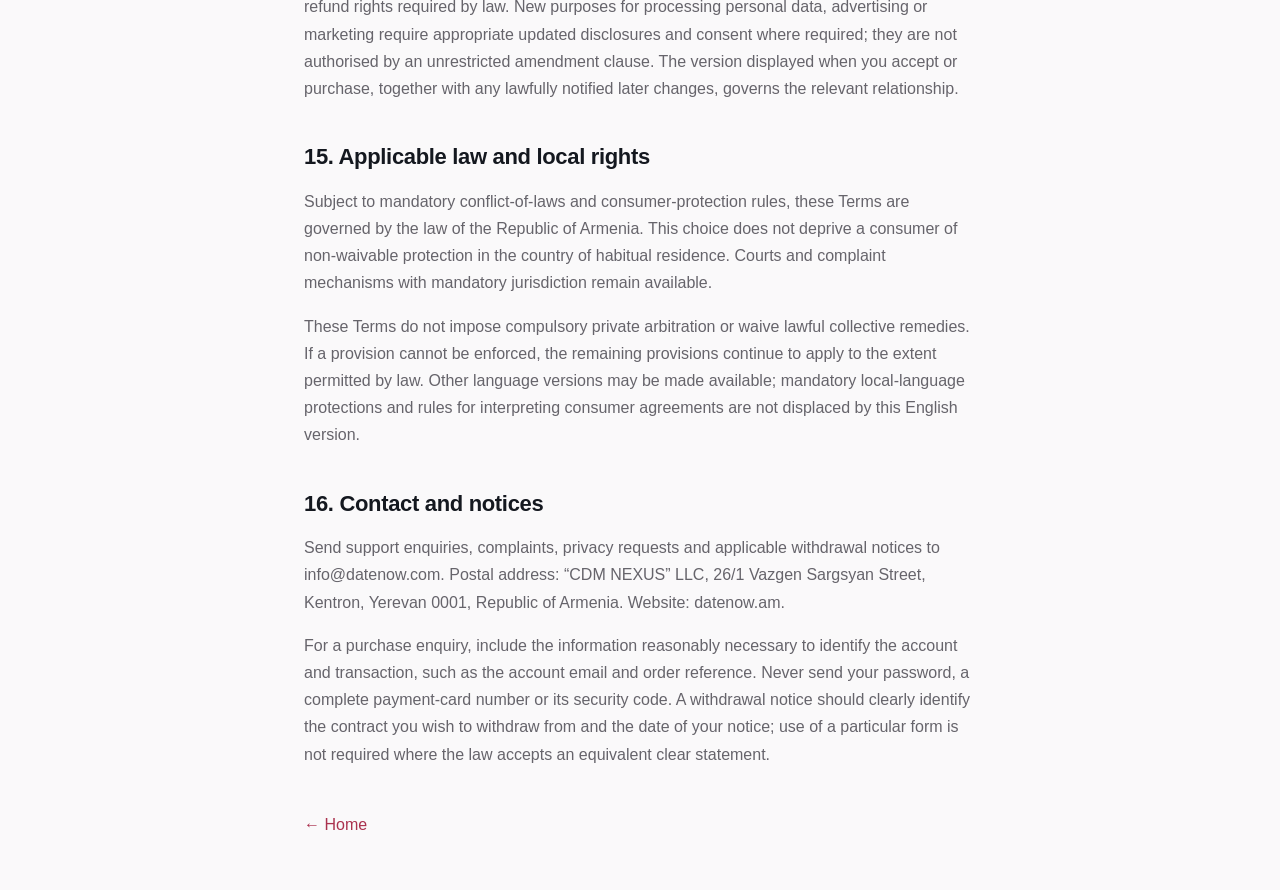
<file: terms/index.html>
<!doctype html>
<html lang="en">
  <head>
    <meta charset="utf-8" />
    <meta name="viewport" content="width=device-width, initial-scale=1" />
    <meta name="color-scheme" content="light dark" />
    <meta name="datenow-document-version" content="2026-10-11-domain-r2" />
    <meta
      name="datenow-document-sha256"
      content="3bc8e71c72045b0ebf284bc29e9cd09a58097b1f099b8ac1c56fabf1e57c3193"
    />
    <title>User Agreement · DateNow</title>
    <link rel="canonical" href="https://datenow.am/terms/" />
    <link rel="stylesheet" href="/assets/landing.css" />
  </head>
  <body>
    <main class="document">
      <header>
        <a href="/" aria-label="DateNow — home"
          ><picture
            ><source
              media="(prefers-color-scheme: dark)"
              srcset="/assets/datenow-logo-dark.svg" />
            <img
              src="/assets/datenow-logo.svg"
              alt="DateNow"
              width="392"
              height="68" /></picture
        ></a>
      </header>
      <article>
        <p class="document-meta">DateNow</p>
        <h1>User Agreement</h1>
        <p>Last updated: 11 October 2026 | English</p>
        <h2>1. Operator and agreement</h2>
        <p>
          DateNow is operated by “CDM NEXUS” LLC, a limited liability company
          registered in the Republic of Armenia. Registration number:
          999.110.1559924. Taxpayer identification number: 02941278. Registered
          address: 26/1 Vazgen Sargsyan Street, Kentron, Yerevan 0001, Republic
          of Armenia.
        </p>
        <p>
          This User Agreement (“Terms”) governs your use of DateNow, including
          its application, website and the features and purchases offered
          through them. “You” means the person using the service. By creating an
          account or expressly accepting these Terms, you agree to them. If you
          do not agree, do not create an account or use the service.
        </p>
        <p>
          Support and privacy enquiries:
          <a href="mailto:info@datenow.com">info@datenow.com</a>. Website:
          datenow.am. The Privacy Policy explains the processing of personal
          data. It is a privacy notice, not unrestricted consent to data
          processing. Mandatory rights under the law applicable to you remain
          unaffected.
        </p>
        <h2>2. Who may use DateNow</h2>
        <p>
          You must be at least 18 years old, have legal capacity to enter into
          this agreement and not be currently married. Separation while still
          legally married does not satisfy the unmarried requirement. You must
          use accurate information and a profile representing yourself.
        </p>
        <p>
          You must not impersonate another person, create or operate an account
          for a minor, transfer access to your account, or create a replacement
          account to evade a valid permanent ban. Tell us if you discover
          unauthorised use of your account.
        </p>
        <p>
          DateNow is intended for international use, but availability of an
          application or translation does not override local law. You may use
          the service only where it is lawfully available. We may limit
          availability where necessary to meet applicable requirements.
        </p>
        <h2>3. Purpose of the service and meetings</h2>
        <p>
          DateNow helps adults discover one another, communicate and choose a
          place for a date. We do not make reservations, book tables, supply
          venue services, accept payment for a meeting, provide transport or act
          as the organiser of an offline event. Partner venues are not included
          in the initial service.
        </p>
        <p>
          You decide whether to respond, communicate or meet. DateNow does not
          guarantee a response, match, date, relationship, marriage, another
          person’s conduct or the availability of a selected venue. Arrangements
          and expenses for a meeting are for the participants to agree directly.
        </p>
        <p>
          Meet in a public place, use independent judgement, tell a trusted
          person your plans and do not send money or financial credentials to
          strangers. In an emergency, contact the relevant emergency services.
          DateNow support is not an emergency-response service.
        </p>
        <h2>4. Accounts and manual photo verification</h2>
        <p>
          Keep account information accurate and credentials secure. We may
          require a photograph or selfie for review by an authorised person
          before allowing access to relevant features. We do not request
          identity documents, use facial recognition or use third-party AI
          services for this verification process.
        </p>
        <p>
          Manual verification is not a criminal-record check, a guarantee of
          legal identity or age, confirmation that a person is unmarried, or an
          assurance of safety. You remain responsible for the accuracy of your
          information. Payment does not exempt you from verification,
          eligibility or conduct requirements.
        </p>
        <h2>5. Conduct and prohibited content</h2>
        <p>
          You must treat other users respectfully. Harassment, insults, threats,
          stalking, coercion, intimidation, fraud, impersonation and deliberate
          deception are prohibited. You must not use DateNow while married or
          misrepresent your marital status.
        </p>
        <p>
          Do not upload or send pornography, sexually explicit or obscene
          material, unsolicited sexual content, content exploiting any person,
          or anything involving sexual exploitation of a minor. Prostitution,
          trafficking, hate speech, unlawful discrimination, violent threats and
          content infringing another person’s privacy or intellectual-property
          rights are prohibited.
        </p>
        <p>
          Do not spam, advertise without permission, solicit money through
          scams, scrape profiles, automate mass contact, evade payment or safety
          controls, introduce malicious code or interfere with the service. Do
          not share another person’s private information without a lawful basis.
        </p>
        <p>
          Report misconduct through the reporting tools available in the app or
          at <a href="mailto:info@datenow.com">info@datenow.com</a>. A report is
          information to assess, not automatic proof of wrongdoing. We may
          remove prohibited content and apply the permanent-ban policy in
          section 10.
        </p>
        <h2>6. Premium and Super Reply</h2>
        <p>
          DateNow Premium for male accounts provides unlimited browsing of the
          dating feed during the purchased subscription period. “Unlimited”
          removes the ordinary subscription-related browsing limit; it does not
          permit scraping, automation, circumvention of reasonable security
          controls or access to profiles that are otherwise unavailable to you.
        </p>
        <p>
          Super Reply is a separately purchased feature that lets you send an
          initial message and draw attention to your response. It is not a
          payment to the recipient and does not guarantee a reply, match,
          meeting or access to a person who has blocked you. Premium does not
          include Super Replies unless the purchase offer expressly states
          otherwise.
        </p>
        <p>
          The purchase screen must identify what you receive, any Premium
          eligibility requirement and any conditions applying to use of the
          product before payment. Super Replies are for personal use within
          DateNow, are not currency and cannot be transferred to another user or
          redeemed for cash except where law requires a refund. A technical
          retry must not consume a second credit for the same successful
          initial-message operation. Mandatory consumer rights take priority
          over product restrictions.
        </p>
        <h2>7. Prices and purchase information</h2>
        <p>
          The following are the standard reference prices in US dollars. The
          purchase screen and order confirmation show the price, currency,
          quantity, subscription period, applicable taxes and renewal terms that
          apply to your purchase. Store pricing and currency conversion may
          cause local prices to differ.
        </p>
        <div class="table-scroll">
          <table>
            <tr>
              <th scope="col">
                <p><strong>Product</strong></p>
              </th>
              <th scope="col">
                <p><strong>Reference price (USD)</strong></p>
              </th>
            </tr>
            <tr>
              <td>
                <p><strong>Premium, one week</strong></p>
              </td>
              <td>
                <p><strong>$10.99</strong></p>
              </td>
            </tr>
            <tr>
              <td>
                <p><strong>Premium, one month</strong></p>
              </td>
              <td>
                <p><strong>$29.99</strong></p>
              </td>
            </tr>
            <tr>
              <td>
                <p><strong>1 Super Reply</strong></p>
              </td>
              <td>
                <p><strong>$0.99</strong></p>
              </td>
            </tr>
            <tr>
              <td>
                <p><strong>3 Super Replies</strong></p>
              </td>
              <td>
                <p><strong>$1.99</strong></p>
              </td>
            </tr>
            <tr>
              <td>
                <p><strong>9 Super Replies</strong></p>
              </td>
              <td>
                <p><strong>$6.99</strong></p>
              </td>
            </tr>
          </table>
        </div>
        <p></p>
        <p>
          A price change does not retroactively alter a completed purchase. Any
          change affecting a future subscription renewal must be disclosed with
          the notice, consent and cancellation opportunity required by
          applicable law and the relevant purchase channel. A Super Reply pack
          is a separate purchase, not an additional recurring subscription
          unless a different offer is expressly described and accepted.
        </p>
        <h2>8. Payment, renewal and cancellation</h2>
        <p>
          Purchases are processed through the store or payment channel
          identified at checkout. You must be authorised to use the selected
          payment method. The order confirmation and applicable store terms
          identify the payment recipient and billing arrangements; these Terms
          do not replace mandatory payment-provider responsibilities.
        </p>
        <p>
          Whether a Premium offer renews automatically must be clearly stated
          before you buy it. An offer described as automatically renewing
          continues for the disclosed period and price unless renewal is
          cancelled through the relevant purchase channel before its stated
          deadline. A non-renewing offer ends after its purchased period unless
          you make another purchase.
        </p>
        <p>
          For a subscription purchased through Apple or Google, use the
          subscription-management controls for the account used to buy it. For
          another purchase channel, use the cancellation method identified at
          checkout or contact
          <a href="mailto:info@datenow.com">info@datenow.com</a> for assistance.
          Cancellation of future renewal and a request for a refund are separate
          actions.
        </p>
        <p>
          Uninstalling DateNow, deleting your profile or receiving a ban does
          not necessarily cancel billing by an independent app store. Cancel
          that renewal separately. This does not permit us to continue our own
          billing where the law requires it to stop, or to delay a valid
          account-deletion request.
        </p>
        <h2>9. Refunds and mandatory consumer rights</h2>
        <p>
          Your rights concerning an unauthorised charge, a service not supplied
          or not conforming to the agreed description, withdrawal and refunds
          remain intact. These Terms do not impose an absolute “no refunds”
          rule. Contact
          <a href="mailto:info@datenow.com">info@datenow.com</a> about a
          disputed purchase; where the store manages refunds, its refund route
          may also be used. This does not remove a claim against the party
          legally responsible.
        </p>
        <p>
          Where applicable EEA or UK distance-contract law provides a 14-day
          right to withdraw, you may exercise it by a clear notice within the
          applicable period. Merely using the application or accepting these
          Terms does not by itself remove that right. A proportionate charge for
          service already supplied, or loss of a withdrawal right for fully
          performed services or digital content, applies only when the specific
          legal conditions, information and express consents have been
          satisfied.
        </p>
        <p>
          Local laws may provide additional or longer cancellation rights for
          dating services or recurring contracts. Those rights prevail. Deletion
          of an account or a permanent ban does not automatically remove a
          mandatory refund or cancellation right. Any additional commercial
          refund offered at checkout supplements rather than limits those
          rights.
        </p>
        <h2>10. Permanent bans and complaints</h2>
        <p>
          DateNow uses permanent bans for disciplinary blocking, rather than
          fixed-duration disciplinary suspensions. Confirmed use by a married
          person, abusive conduct, prohibited sexual material and other serious
          violations can result in a permanent ban. We may remove offending
          content and restrict access where necessary to enforce these Terms or
          comply with law.
        </p>
        <p>
          A permanent ban has no automatic expiry. You must not evade it through
          a new account or another person’s account. It does not authorise
          indefinite retention of your information; the retention provisions in
          the Privacy Policy continue to apply.
        </p>
        <p>
          Contact <a href="mailto:info@datenow.com">info@datenow.com</a> if you
          believe a decision was based on a mistake or wish to raise a
          complaint. We may protect the identity of a reporter and withhold
          information where necessary for safety, an investigation or law. Any
          mandatory rights to reasons, review or an appeal remain available.
          Purchasing a paid feature does not prevent a justified ban, and a ban
          does not remove mandatory consumer remedies.
        </p>
        <h2>11. Your content and intellectual property</h2>
        <p>
          You retain ownership of the content you provide. You must have the
          rights and permissions needed to upload it and allow the interactions
          you request. You grant CDM NEXUS a non-exclusive, limited licence to
          store, reproduce, technically adapt, display and transmit that content
          only as necessary to operate DateNow, provide requested features,
          maintain security and perform proportionate moderation.
        </p>
        <p>
          Necessary technical providers may process content for those same
          purposes. This licence does not authorise the sale of your content,
          unrelated advertising use or training third-party AI models. It ends
          when the relevant content is deleted from our systems, except for
          limited copies lawfully retained for the specific reasons described in
          the Privacy Policy.
        </p>
        <p>
          DateNow software, branding and other operator materials are protected
          by applicable rights. You receive a limited right to use the service
          for personal, lawful purposes under these Terms. You may not copy,
          resell, reverse engineer or commercially exploit it except as
          expressly permitted by law.
        </p>
        <h2>12. Deleting your account and ending use</h2>
        <p>
          You may stop using DateNow and delete your profile through the
          application or request assistance at
          <a href="mailto:info@datenow.com">info@datenow.com</a>. Our
          voluntary-deletion policy is to initiate erasure immediately without a
          discretionary period of continued use of your deleted profile. The
          scope of deletion, treatment of residual technical copies,
          one-calendar-month retention after a ban and limited legal exceptions
          are described in the Privacy Policy.
        </p>
        <p>
          Account deletion is distinct from cancellation of a store
          subscription. It also cannot erase copies another person independently
          saved outside DateNow or compel an independent payment provider to
          delete records it must lawfully retain. These limitations do not
          permit unnecessary retention by CDM NEXUS or remove your applicable
          rights.
        </p>
        <h2>13. Service quality and responsibility</h2>
        <p>
          We must provide DateNow with the care and quality required by
          applicable law. Maintenance, network failures, device limitations or
          inaccurate user content may affect availability. We do not guarantee
          uninterrupted operation or the actions of another user, but we remain
          responsible for obligations that the law places on us.
        </p>
        <p>
          Nothing in these Terms excludes or limits liability or remedies that
          cannot lawfully be excluded, including mandatory consumer rights and
          applicable liability for fraud, intentional wrongdoing, gross
          negligence or death or personal injury. We do not require you to waive
          lawful remedies merely because the service involves communication
          between users.
        </p>
        <h2>14. Changes to the service and these Terms</h2>
        <p>
          We may make proportionate changes for legal, security, technical or
          service reasons. Material changes will be communicated with the notice
          and, where necessary, consent required by law. Changes apply
          prospectively and must not retroactively remove accrued rights.
        </p>
        <p>
          A material reduction of an already purchased service is subject to the
          notice, cancellation and refund rights required by law. New purposes
          for processing personal data, advertising or marketing require
          appropriate updated disclosures and consent where required; they are
          not authorised by an unrestricted amendment clause. The version
          displayed when you accept or purchase, together with any lawfully
          notified later changes, governs the relevant relationship.
        </p>
        <h2>15. Applicable law and local rights</h2>
        <p>
          Subject to mandatory conflict-of-laws and consumer-protection rules,
          these Terms are governed by the law of the Republic of Armenia. This
          choice does not deprive a consumer of non-waivable protection in the
          country of habitual residence. Courts and complaint mechanisms with
          mandatory jurisdiction remain available.
        </p>
        <p>
          These Terms do not impose compulsory private arbitration or waive
          lawful collective remedies. If a provision cannot be enforced, the
          remaining provisions continue to apply to the extent permitted by law.
          Other language versions may be made available; mandatory
          local-language protections and rules for interpreting consumer
          agreements are not displaced by this English version.
        </p>
        <h2>16. Contact and notices</h2>
        <p>
          Send support enquiries, complaints, privacy requests and applicable
          withdrawal notices to
          <a href="mailto:info@datenow.com">info@datenow.com</a>. Postal
          address: “CDM NEXUS” LLC, 26/1 Vazgen Sargsyan Street, Kentron,
          Yerevan 0001, Republic of Armenia. Website: datenow.am.
        </p>
        <p>
          For a purchase enquiry, include the information reasonably necessary
          to identify the account and transaction, such as the account email and
          order reference. Never send your password, a complete payment-card
          number or its security code. A withdrawal notice should clearly
          identify the contract you wish to withdraw from and the date of your
          notice; use of a particular form is not required where the law accepts
          an equivalent clear statement.
        </p>
      </article>
      <a class="back" href="/">← Home</a>
    </main>
  </body>
</html>
</file>
<file: assets/landing.css>
:root {
  color-scheme: light dark;
  --background: #faf9fa;
  --text: #14181f;
  --muted: #66646b;
  --accent: #aa314e;
  --line: #e8e5e8;
  font-family: -apple-system, BlinkMacSystemFont, 'Segoe UI', sans-serif;
  background: var(--background);
  color: var(--text);
}

* {
  box-sizing: border-box;
}

body {
  margin: 0;
  min-height: 100vh;
  min-height: 100svh;
}

.landing {
  display: flex;
  flex-direction: column;
}

.brand {
  display: grid;
  flex: 1;
  place-items: center;
  padding: 80px 28px;
}

.brand picture {
  display: block;
  width: min(392px, 78vw);
}
.brand img {
  display: block;
  width: 100%;
  height: auto;
}

.footer {
  padding: 28px 24px max(28px, env(safe-area-inset-bottom));
}

.footer nav {
  display: flex;
  justify-content: center;
  align-items: center;
  flex-wrap: wrap;
  gap: 12px 32px;
}

a {
  color: var(--muted);
  text-decoration: none;
  text-underline-offset: 4px;
}

a:hover {
  color: var(--accent);
  text-decoration: underline;
}
a:focus-visible {
  outline: 2px solid var(--accent);
  outline-offset: 6px;
  border-radius: 2px;
}
.footer a {
  font-size: 13px;
  line-height: 1.6;
  padding: 5px 0;
}

.document {
  max-width: 720px;
  margin: 0 auto;
  padding: 56px 24px;
}
.document header {
  margin-bottom: 64px;
}
.document header img {
  width: 180px;
  height: auto;
}
.document h1 {
  font-size: clamp(26px, 5vw, 36px);
  line-height: 1.2;
  letter-spacing: -0.025em;
}
.document h2 {
  margin: 40px 0 16px;
  font-size: 22px;
  line-height: 1.35;
  letter-spacing: -0.015em;
}
.document p {
  font-size: 16px;
  line-height: 1.7;
  color: var(--muted);
}
.document .document-meta {
  margin-bottom: 8px;
  color: var(--accent);
  font-size: 14px;
  font-weight: 600;
}
.document a {
  overflow-wrap: anywhere;
}
.table-scroll {
  overflow-x: auto;
  margin: 24px 0;
}
.document table {
  width: 100%;
  border-collapse: collapse;
  text-align: left;
}
.document th,
.document td {
  border-bottom: 1px solid var(--line);
  padding: 12px 16px;
  vertical-align: top;
}
.document th {
  background: var(--line);
}
.document td p,
.document th p {
  margin: 0;
  font-size: 14px;
  color: var(--text);
}
.document .back {
  display: inline-block;
  margin-top: 32px;
  color: var(--accent);
}

@media (max-width: 600px) {
  .footer nav {
    flex-direction: column;
    gap: 3px;
  }
  .footer {
    padding-top: 16px;
  }
}

@media (prefers-color-scheme: dark) {
  :root {
    --background: #111318;
    --text: #f5f3f5;
    --muted: #aaa6b0;
    --accent: #c64b6b;
    --line: #2c2b32;
  }
}
</file>
<file: admin/assets/index-BbP0ctrq.css>
:root{font-family:Inter,ui-sans-serif,-apple-system,BlinkMacSystemFont,SF Pro Display,Segoe UI,sans-serif;color:#f7f7f8;background:#111318;font-synthesis:none;text-rendering:optimizeLegibility;--surface: #1a1d24;--surface-raised: #21252e;--line: #303641;--muted: #a8afbd;--accent: #b42b50;--accent-light: #df466e;--success: #4fd49a;--warning: #f1bb5d}*{box-sizing:border-box}body{margin:0;min-width:320px;min-height:100vh;background:radial-gradient(circle at 85% 0%,rgba(180,43,80,.13),transparent 32rem),#111318}button,input,select,textarea{font:inherit}button{cursor:pointer}button:disabled{cursor:default;opacity:.55}.center-screen{min-height:55vh;display:grid;place-items:center}.spinner{width:32px;height:32px;border:3px solid var(--line);border-top-color:var(--accent-light);border-radius:50%;animation:spin .8s linear infinite}@keyframes spin{to{transform:rotate(360deg)}}.logo{width:150px;height:50px;object-fit:contain;object-position:left center}.logo-button{padding:0;border:0;background:transparent}.login-shell{min-height:100vh;display:grid;place-items:center;padding:24px}.login-card{width:min(440px,100%);border:1px solid var(--line);background:#1a1d24f2;border-radius:26px;padding:38px;box-shadow:0 30px 80px #00000057}.login-card .logo{margin-bottom:35px}h1,h2,p{margin-top:0}h1{margin-bottom:8px;font-size:clamp(30px,4vw,43px);line-height:1.08;letter-spacing:-.035em}h2{margin-bottom:0;font-size:22px;letter-spacing:-.025em}.eyebrow{color:var(--accent-light);text-transform:uppercase;letter-spacing:.14em;font-size:11px;font-weight:800;margin-bottom:8px}.muted{color:var(--muted);line-height:1.55}.form-stack{display:grid;gap:16px;margin-top:28px}label{display:grid;gap:8px;font-size:12px;color:#d8dbe1;font-weight:700}input,select,textarea{width:100%;color:#fff;background:#242933;border:1px solid #373e4a;border-radius:12px;min-height:48px;padding:0 14px;outline:none;transition:border-color .2s,box-shadow .2s}select{color-scheme:dark;appearance:auto}textarea{padding-block:12px}input:focus,select:focus,textarea:focus{border-color:var(--accent-light);box-shadow:0 0 0 3px #df466e1f}.primary-button,.secondary-button{min-height:50px;border-radius:13px;color:#fff;font-weight:800;padding:0 20px}.primary-button{border:0;background:linear-gradient(135deg,#98203f,#c7335a)}.secondary-button{border:1px solid var(--line);background:var(--surface-raised)}.form-error{padding:12px 14px;border-radius:10px;font-size:13px;line-height:1.45;color:#ff9cb0;background:#d0355721}.global-error{margin-bottom:24px}.app-shell{min-height:100vh}.topbar{height:76px;padding:0 clamp(20px,4vw,56px);display:flex;align-items:center;justify-content:space-between;border-bottom:1px solid rgba(48,54,65,.75);background:#111318d9;-webkit-backdrop-filter:blur(18px);backdrop-filter:blur(18px);position:sticky;top:0;z-index:10}.topbar-actions{display:flex;align-items:center;gap:10px}.admin-email{color:var(--muted);font-size:13px;margin-right:8px}.ghost-button,.back-button,.reset-button,.skip-button{color:#e9eaf0;background:transparent;border:1px solid var(--line);border-radius:10px;padding:9px 13px;font-weight:700;font-size:12px}.dashboard{width:min(1440px,100%);margin:0 auto;padding:48px clamp(20px,4vw,56px) 80px}.page-title{display:flex;align-items:end;justify-content:space-between;gap:24px;margin-bottom:32px}.page-title .muted{max-width:720px;margin-bottom:0}.back-button{display:inline-flex;align-items:center;gap:8px;margin-bottom:28px;color:#cbd0d9}.panel{background:linear-gradient(145deg,#20242dfa,#191c23fa);border:1px solid var(--line);box-shadow:0 16px 44px #00000024;border-radius:20px;padding:24px}.home-grid{display:grid;grid-template-columns:repeat(2,1fr);gap:18px}.home-card{position:relative;min-height:290px;padding:28px;display:flex;flex-direction:column;align-items:stretch;text-align:left;color:#fff;border:1px solid var(--line);border-radius:24px;background:linear-gradient(145deg,#21252efa,#181b22fa);box-shadow:0 18px 55px #0000002e;transition:transform .18s ease,border-color .18s ease,box-shadow .18s ease}.home-card:hover{transform:translateY(-3px);border-color:#46505f;box-shadow:0 24px 65px #0000003d}.home-card:focus-visible{outline:3px solid rgba(223,70,110,.35);outline-offset:3px}.home-card.accent{border-color:#df466e7a;background:radial-gradient(circle at 50% 40%,rgba(180,43,80,.2),transparent 70%),linear-gradient(145deg,#252630,#1a1b22)}.home-card.warning{border-color:#f1bb5d40}.home-card-label{color:#d5d8df;font-size:17px;font-weight:750}.home-card strong{margin:auto 0 8px;text-align:center;font-size:clamp(64px,7vw,94px);line-height:1;letter-spacing:-.06em;font-variant-numeric:tabular-nums}.home-card-detail{min-height:44px;color:var(--muted);text-align:center;font-size:14px;line-height:1.5}.home-card-link{margin-top:24px;padding-top:18px;border-top:1px solid rgba(48,54,65,.75);display:flex;justify-content:space-between;color:#fff;font-size:13px;font-weight:800}.home-card.accent .home-card-link{color:#ff86a4}.moderation-layout{display:grid;grid-template-columns:minmax(0,1.55fr) minmax(320px,.7fr);gap:20px;align-items:start}.review-card{padding:28px}.review-topline{display:flex;align-items:start;justify-content:space-between;gap:20px;margin-bottom:24px}.queue-position{display:block;color:var(--accent-light);font-size:11px;font-weight:800;text-transform:uppercase;letter-spacing:.1em;margin-bottom:7px}.profile-meta{color:var(--muted);margin:6px 0 0;font-size:13px}.badge{display:inline-flex;align-items:center;min-height:27px;padding:0 10px;border-radius:20px;font-size:10px;font-weight:800;white-space:nowrap}.badge.warning{color:var(--warning);background:#f1bb5d1a}.badge.neutral{color:#c5cad3;background:#afb5c01a}.verification-photos{display:grid;grid-template-columns:1fr 1fr;gap:14px}.verification-photos figure{margin:0}.verification-photos img{display:block;width:100%;aspect-ratio:3 / 4;max-height:560px;object-fit:cover;border-radius:16px;background:#111318}.verification-photos figcaption{padding:11px 3px 0;display:grid;gap:3px}.verification-photos figcaption strong{font-size:13px}.verification-photos figcaption span{color:var(--muted);font-size:11px}.single-photo-review{grid-template-columns:minmax(220px,460px)}.about-review{margin-top:24px;border:1px solid var(--line);border-radius:15px;padding:17px;background:#11131873}.about-review>span{color:var(--muted);font-size:11px;font-weight:800;text-transform:uppercase;letter-spacing:.08em}.about-review p{margin:9px 0 0;color:#f2f2f4;line-height:1.55}.submission-time{color:#7e8694;font-size:11px;margin-top:14px}.decision-card{position:sticky;top:96px;display:grid;gap:18px}.decision-hint{margin:8px 0 0;font-size:13px}.decision-card textarea{min-height:105px;resize:vertical}.character-count{color:#777f8e;text-align:right;font-size:10px;font-weight:500}.action-button,.reject-button,.decline-user-button,.block-user-button,.skip-button{min-height:46px;border-radius:12px;font-weight:800}.approve-button{color:#10241d;border:0;background:var(--success)}.action-button{display:flex;justify-content:center;align-items:center;gap:8px}.reject-group{display:grid;gap:9px;padding-top:3px}.reject-group>span{color:var(--muted);font-size:11px;font-weight:800;text-transform:uppercase;letter-spacing:.08em}.reject-button{color:#ff9cb0;border:1px solid rgba(223,70,110,.4);background:#b42b501a}.reject-button:hover{background:#b42b502e}.decline-user-button{color:#ffd5df;border:1px solid rgba(223,70,110,.55);background:#b42b502e}.block-user-button{color:#fff;border:1px solid rgba(255,110,110,.62);background:linear-gradient(135deg,#6f172d,#a01d3d)}.decline-user-button:hover,.block-user-button:hover{filter:brightness(1.1)}.skip-button{display:flex;align-items:center;justify-content:space-between;color:#cbd0d9}.skip-hint{color:#7e8694;text-align:center;font-size:11px;margin:-10px 0 0}.empty-state{text-align:center;padding:72px 24px}.empty-state .muted{max-width:520px;margin:10px auto 22px}.empty-icon{width:54px;height:54px;margin:0 auto 18px;display:grid;place-items:center;border-radius:50%;color:var(--success);font-size:24px;background:#4fd49a1a}.filters-panel{margin-bottom:18px}.search-row{display:grid;grid-template-columns:1fr auto;align-items:end;gap:14px;margin-bottom:18px}.search-field input{min-height:52px;font-size:15px}.reset-button{min-height:52px}.filters-grid{display:grid;grid-template-columns:.65fr .65fr 1.15fr 1.15fr .9fr;gap:12px}.users-panel{padding:0;overflow:hidden}.table-summary{display:flex;align-items:baseline;gap:8px;padding:20px 22px}.table-summary strong{font-size:24px}.table-summary span{color:var(--muted);font-size:13px}.table-wrap{overflow-x:auto;border-top:1px solid var(--line)}table{width:100%;border-collapse:collapse;min-width:960px}th,td{text-align:left;padding:16px 18px;border-bottom:1px solid rgba(48,54,65,.62);font-size:12px}th{color:#858d9b;text-transform:uppercase;letter-spacing:.08em;font-size:10px}td{color:#d7dae1}tbody tr:hover{background:#ffffff05}.user-name,.user-email{display:block}.user-name{color:#fff;margin-bottom:4px;font-size:13px}.user-email{color:var(--muted)}.empty{color:var(--muted);text-align:center;padding:46px}.failed-table{min-width:940px}.blocked-table{min-width:900px}.missing-steps{display:flex;flex-wrap:wrap;gap:5px}.missing-steps span{padding:5px 8px;border-radius:8px;color:#f5c66e;background:#f1bb5d17;font-size:10px;font-weight:750}.delete-profile-button{min-height:36px;padding:0 13px;border-radius:10px;color:#ff9cb0;border:1px solid rgba(223,70,110,.38);background:#b42b5017;font-size:11px;font-weight:800}.delete-profile-button:hover{background:#b42b502e}.dialog-backdrop{position:fixed;inset:0;z-index:30;display:grid;place-items:center;padding:20px;background:#06080cb8;-webkit-backdrop-filter:blur(8px);backdrop-filter:blur(8px)}.confirm-dialog{width:min(440px,100%);padding:28px;border:1px solid var(--line);border-radius:22px;background:#1d2028;box-shadow:0 28px 90px #00000080}.dialog-icon{width:48px;height:48px;margin-bottom:20px;display:grid;place-items:center;border-radius:15px;color:#ff9cb0;background:#b42b5024;font-size:30px;font-weight:500}.confirm-dialog h2{font-size:25px}.confirm-dialog .muted{margin:10px 0 24px;font-size:14px}.confirm-dialog .muted strong{color:#fff}.dialog-actions{display:grid;grid-template-columns:1fr 1.35fr;gap:10px}.confirm-delete-button{min-height:50px;padding:0 18px;border:0;border-radius:13px;color:#fff;background:linear-gradient(135deg,#9d2343,#d0375f);font-weight:800}.delete-user-dialog{margin:auto;max-height:calc(100dvh - 40px);overflow-y:auto;color:var(--text)}.delete-user-dialog::backdrop{background:#06080cb8;-webkit-backdrop-filter:blur(8px);backdrop-filter:blur(8px)}@media(max-width:1040px){.home-grid{grid-template-columns:1fr}.home-card{min-height:210px}.home-card strong{margin-block:34px 8px}.moderation-layout{grid-template-columns:1fr}.decision-card{position:static}.filters-grid{grid-template-columns:repeat(3,1fr)}}@media(max-width:680px){.topbar{height:auto;min-height:72px;padding-block:12px}.topbar .logo{width:120px}.admin-email{display:none}.dashboard{padding-top:32px}.page-title{align-items:start;flex-direction:column}.review-topline{flex-direction:column}.verification-photos,.search-row,.filters-grid{grid-template-columns:1fr}.login-card{padding:28px 22px}.home-card{min-height:230px}.dialog-actions{grid-template-columns:1fr}}.pending-search{display:block;padding:0 24px 20px}.pending-search input{margin-top:8px}.pending-users-list{display:grid}.pending-user-row{display:flex;align-items:center;gap:18px;width:100%;padding:20px 24px;border:0;border-top:1px solid rgba(255,255,255,.08);background:transparent;color:inherit;text-align:left;cursor:pointer}.pending-user-row:hover,.pending-user-row:focus-visible{background:#b42b501f}.pending-user-row:focus-visible{outline:2px solid #b42b50;outline-offset:-2px}.pending-user-row img{width:60px;height:60px;border-radius:16px;object-fit:cover;flex-shrink:0}.pending-user-info{display:grid;gap:5px;min-width:0;flex:1}.pending-user-info strong{font-size:17px;overflow-wrap:anywhere}.pending-user-info>span{font-size:13px;color:#a5a5ad}.pending-user-open{color:#ff9cb0;font-weight:700}@media(max-width:680px){.pending-user-row{padding:16px;gap:12px;flex-wrap:wrap}.pending-user-open{margin-left:72px}}.premium-gift-dialog{position:fixed;z-index:100;inset:20% auto auto 50%;transform:translate(-50%);width:min(420px,90vw);padding:24px;background:#fff;color:#171920;border:1px solid #a72b4c;border-radius:20px;box-shadow:0 20px 100px #0005}.premium-gift-dialog label,.premium-gift-dialog select{display:block;width:100%;margin:12px 0}.premium-gift-dialog select{max-height:200px;overflow-y:auto}.member-row{cursor:pointer;transition:background .18s ease}.member-row:hover{background:#ffffff05}.member-open{display:flex;align-items:center;gap:13px;padding:0;border:0;background:none;color:inherit;text-align:left}.member-open:focus-visible,.gift-button:focus-visible{outline:2px solid var(--accent-light);outline-offset:5px}.member-avatar{display:grid;place-items:center;flex:0 0 44px;width:44px;height:44px;border-radius:15px;background:linear-gradient(135deg,#75213c,#352332);color:#ffd4df;font-size:20px;font-weight:700}.member-open-hint{display:block;color:var(--muted);font-size:11px;margin-top:4px}.member-row .user-email{margin-top:8px;font-size:12px;overflow-wrap:anywhere}.gift-actions{display:flex;flex-wrap:wrap;gap:8px;min-width:180px}.gift-button{border:1px solid #853149;border-radius:12px;padding:10px 14px;color:#ffcad8;background:linear-gradient(135deg,#562133,#35212b);font-size:12px;font-weight:600;white-space:nowrap;transition:border-color .18s,background .18s}.gift-button:hover{border-color:var(--accent-light);background:#68263e}.gift-control [role=status]{max-width:220px;font-size:12px;color:var(--success)}.premium-gift-dialog{background:var(--surface-raised);color:#f7f7f8;border:1px solid var(--line);box-shadow:0 0 0 100vmax #090b10b3,0 24px 80px #0008;border-radius:24px}.premium-gift-dialog h3{margin-top:0;font-size:24px}.premium-gift-dialog p,.premium-gift-dialog label{color:var(--muted)}.premium-gift-dialog select{background:var(--surface);color:#fff;border:1px solid var(--line);border-radius:12px;padding:8px}.premium-gift-dialog option{padding:9px 12px;border-radius:8px}.premium-gift-dialog>button{padding:12px 20px;margin:8px 8px 0 0;border-radius:12px;border:1px solid var(--line);background:#343944;color:#fff}.premium-gift-dialog>button:first-of-type{background:linear-gradient(120deg,#80213d,#b42b50);border-color:#bd3b60}.member-profile{padding:28px}.member-heading{display:flex;justify-content:space-between;align-items:center;gap:24px;margin:28px 0}.member-heading h2{font-size:32px;margin:10px 0}.member-heading p{color:var(--muted);overflow-wrap:anywhere}.member-kicker{color:var(--accent-light);font-size:11px;letter-spacing:2px;font-weight:700}.member-gallery{display:flex;gap:16px;overflow-x:auto;padding-bottom:12px}.member-gallery img{width:min(260px,70vw);height:330px;object-fit:cover;border-radius:20px;background:var(--surface-raised)}.member-details{display:grid;grid-template-columns:1fr 2fr;gap:20px;margin-top:24px}.member-details section,.member-invitation{padding:24px;border:1px solid var(--line);border-radius:18px;background:var(--surface-raised)}.member-details h3{margin-top:0}.member-details p,.member-invitation p{white-space:pre-wrap;line-height:1.65;color:var(--muted)}.member-invitation{margin-top:20px}@media(max-width:700px){.member-heading{flex-direction:column;align-items:stretch}.member-details{grid-template-columns:1fr}.member-profile{padding:18px}}.member-photo{margin:0;flex:0 0 min(260px,70vw)}.member-photo figcaption{margin-bottom:12px;font-size:14px;font-weight:700;color:var(--muted)}.member-photo:first-child figcaption{color:var(--accent-light)}.member-photo img{display:block;object-fit:contain}.member-photo-placeholder{width:min(260px,70vw);height:330px;border-radius:20px;padding:24px;display:grid;place-items:center;background:var(--surface-raised);color:var(--muted);text-align:center}.admin-workspace{display:grid;grid-template-columns:280px minmax(0,1fr);min-height:calc(100vh - 76px)}.sidebar{position:sticky;top:76px;height:calc(100vh - 76px);padding:32px 16px 24px;border-right:1px solid var(--line);background:#111318cc;display:flex;flex-direction:column}.sidebar-caption{padding:0 14px;margin-bottom:20px;color:var(--muted);font-size:11px;font-weight:700;text-transform:uppercase;letter-spacing:.1em}.sidebar nav{display:grid;gap:8px}.nav-item{width:100%;display:flex;align-items:center;justify-content:space-between;gap:12px;min-height:58px;padding:13px 14px;border:1px solid transparent;border-radius:12px;background:transparent;color:#bbc1cd;font-size:14px;font-weight:650;line-height:1.4;text-align:left}.nav-item:hover{color:#fff;background:#20232b}.nav-item.active{color:#fff;background:#b42b502b;border-color:#df466e59}.nav-item:focus-visible{outline:2px solid var(--accent-light);outline-offset:2px}.nav-count{min-width:28px;padding:3px 7px;text-align:center;border-radius:7px;background:#ffffff0e;font-size:12px;font-variant-numeric:tabular-nums}.nav-item.active .nav-count{background:var(--accent)}.sidebar-note{margin-top:auto;padding:28px 14px 0;color:var(--muted);font-size:11px}.admin-workspace .dashboard{width:100%;min-width:0;padding:38px clamp(20px,3vw,48px) 64px}.admin-workspace h1{font-size:clamp(27px,2.6vw,38px)}.profile-initial{flex:0 0 56px;width:56px;height:64px;display:grid;place-items:center;border-radius:12px;background:var(--surface-raised);font-size:24px}.editing-user-title,.edit-review{margin-bottom:24px}.edit-comparison-header,.edit-comparison-row{display:grid;grid-template-columns:minmax(100px,.65fr) minmax(0,1fr) minmax(0,1fr);gap:20px}.edit-comparison-header{padding:12px 0;font-size:12px;color:var(--muted)}.edit-comparison-row{padding:20px 0;border-top:1px solid var(--line);font-size:14px;line-height:1.6;overflow-wrap:anywhere;white-space:pre-wrap}.edit-photo{width:100%;max-width:240px;max-height:300px;object-fit:contain;border-radius:12px}.edit-reason{margin-top:24px}.edit-actions{display:flex;gap:12px;margin-top:16px}.deletion-note{margin:24px 0 0;font-size:12px;line-height:1.6}@media(max-width:1200px){.admin-workspace .moderation-layout{grid-template-columns:minmax(0,1fr)}.admin-workspace .decision-card{position:static}.admin-workspace .filters-grid{grid-template-columns:repeat(3,minmax(0,1fr))}}@media(max-width:760px){.admin-workspace{grid-template-columns:minmax(0,1fr)}.sidebar{position:static;height:auto;padding:20px 16px;border-right:0;border-bottom:1px solid var(--line)}.sidebar nav{grid-template-columns:repeat(2,minmax(0,1fr))}.sidebar-note{display:none}.nav-item{font-size:12px;padding:10px}.admin-workspace .dashboard{padding:28px 16px 48px}.edit-comparison-header,.edit-comparison-row{gap:10px;font-size:12px;grid-template-columns:minmax(65px,.6fr) minmax(0,1fr) minmax(0,1fr)}.edit-actions{flex-direction:column}}.profile-list-identity{display:flex;align-items:center;gap:13px}.profile-list-identity>div{min-width:0}.profile-avatar{display:inline-flex;flex:0 0 52px;width:52px;height:52px;overflow:hidden;border-radius:14px;background:var(--avatar-bg, #382532);color:var(--avatar-fg, #ffd4df)}.profile-avatar>span{display:grid;place-items:center;width:100%;height:100%;font-size:22px;font-weight:700}.profile-avatar img,.pending-user-row .profile-avatar img{width:100%;height:100%;object-fit:cover;border-radius:inherit}.profile-avatar svg{width:26px;height:26px;fill:none;stroke:currentColor;stroke-width:1.5}.pending-user-row .profile-avatar{flex-basis:60px;width:60px;height:60px}.free-access-note{color:var(--success);padding:16px 0}:root{color-scheme:dark}.theme-toggle{display:inline-flex;align-items:center;gap:3px;padding:3px;border:1px solid var(--line);border-radius:11px;background:var(--surface)}.theme-toggle button{display:inline-flex;align-items:center;justify-content:center;gap:6px;min-height:32px;padding:6px 10px;border:0;border-radius:8px;background:transparent;color:var(--muted);font-size:11px;font-weight:650}.theme-toggle button[aria-pressed=true]{color:#fff;background:var(--accent)}.theme-toggle button:focus-visible{outline:2px solid var(--accent-light);outline-offset:2px}.theme-toggle svg{width:16px;height:16px;fill:none;stroke:currentColor;stroke-width:1.7;stroke-linecap:round;stroke-linejoin:round}.login-brand{display:flex;justify-content:space-between;align-items:center;gap:14px;margin-bottom:35px}.login-brand .logo{margin-bottom:0;width:150px}.login-brand .theme-toggle span{display:none}@media(max-width:1000px){.topbar .admin-email{display:none}}@media(max-width:520px){.topbar .theme-toggle span{display:none}.topbar{padding-inline:16px;gap:12px;flex-wrap:wrap}.topbar-actions{gap:6px}.login-card{padding:28px}}:root[data-theme=light]{color-scheme:light;color:#171920;background:#f5f6f8;--surface: #fff;--surface-raised: #f3f4f7;--line: #dce0e7;--muted: #636b7a;--accent: #aa2b4c;--accent-light: #a32445;--success: #18794e;--warning: #95600c;--avatar-bg: #f1e3e8;--avatar-fg: #882d48}[data-theme=light] body{background:radial-gradient(circle at 85% 0%,rgba(180,43,80,.045),transparent 32rem),#f5f6f8}[data-theme=light] .topbar{background:#ffffffed;border-color:var(--line)}[data-theme=light] .sidebar{background:#fff}[data-theme=light] .panel,[data-theme=light] .login-card{background:#fff;box-shadow:0 12px 40px #1f27370b}[data-theme=light] label,[data-theme=light] td,[data-theme=light] .ghost-button,[data-theme=light] .back-button,[data-theme=light] .reset-button,[data-theme=light] .skip-button,[data-theme=light] .user-name,[data-theme=light] .about-review p,[data-theme=light] .confirm-dialog .muted strong{color:#242b38}[data-theme=light] input,[data-theme=light] select,[data-theme=light] textarea{color:#202631;background:#f7f8fa;border-color:#d7dce5;color-scheme:light}[data-theme=light] input::placeholder,[data-theme=light] textarea::placeholder{color:#7d8592}[data-theme=light] .nav-item{color:#515b6b}[data-theme=light] .nav-item:hover{color:#202631;background:#f4f5f8}[data-theme=light] .nav-item.active{color:#8b2541;background:#f8eaf0;border-color:#ebcbd6}[data-theme=light] .nav-count{background:#eef0f4;color:#596271}[data-theme=light] .nav-item.active .nav-count{color:#fff;background:var(--accent)}[data-theme=light] .secondary-button{color:#242b38}[data-theme=light] .badge.neutral{color:#515b6b;background:#eef0f4}[data-theme=light] .about-review{background:#f5f6f8}[data-theme=light] .verification-photos img{background:#eceef2}[data-theme=light] .submission-time,[data-theme=light] .character-count,[data-theme=light] .skip-hint,[data-theme=light] th,[data-theme=light] .pending-user-info>span{color:var(--muted)}[data-theme=light] th,[data-theme=light] td,[data-theme=light] .pending-user-row{border-color:var(--line)}[data-theme=light] tbody tr:hover,[data-theme=light] .member-row:hover{background:#f7f8fa}[data-theme=light] .pending-user-row:hover{background:#fcf4f7}[data-theme=light] .reject-button,[data-theme=light] .decline-user-button,[data-theme=light] .delete-profile-button,[data-theme=light] .dialog-icon,[data-theme=light] .pending-user-open,[data-theme=light] .form-error{color:#a02a48}[data-theme=light] .approve-button{color:#fff}[data-theme=light] .missing-steps span{color:#885b12}[data-theme=light] .confirm-dialog,[data-theme=light] .premium-gift-dialog{background:#fff;color:#202631}[data-theme=light] .premium-gift-dialog select{color:#202631;background:#f5f6f8}[data-theme=light] .premium-gift-dialog>button{color:#202631;background:#eef0f4}[data-theme=light] .premium-gift-dialog>button:first-of-type{color:#fff;background:linear-gradient(120deg,#80213d,#b42b50)}[data-theme=light] .gift-button{color:#912c49;background:#fbf0f4;border-color:#e6bbc9}[data-theme=light] .gift-button:hover{background:#f4e0e8}.statistics-nav{margin-top:18px}.statistics-controls,.statistics-calendar,.statistics-periods,.statistics-range,.statistics-net-heading{display:flex;align-items:center;gap:10px;flex-wrap:wrap}.statistics-controls,.statistics-range,.statistics-net-heading{justify-content:space-between}.statistics-periods{background:var(--surface);border:1px solid var(--line);border-radius:14px;padding:4px;gap:4px}.statistics-periods button{border:0;background:transparent;color:var(--muted);border-radius:10px;padding:12px 24px;font-weight:700}.statistics-periods button[aria-pressed=true]{color:#fff;background:var(--accent)}.statistics-periods button:focus-visible{outline:2px solid var(--accent-light);outline-offset:2px}.statistics-calendar input{min-height:44px;width:170px;color-scheme:dark}.statistics-date-label{position:absolute;width:1px;height:1px;overflow:hidden;clip-path:inset(50%)}.statistics-timezone{margin:12px 0 24px;font-size:12px}.statistics-report{display:grid;gap:20px}.statistics-range h2{font-size:19px}.statistics-range>span{font-size:12px}.statistics-revenue{display:grid;grid-template-columns:1.2fr 1fr;gap:30px;padding:26px;align-items:center}.statistics-revenue-total{font-size:40px;font-weight:750;margin:18px 0 8px}.statistics-revenue-total span{font-size:14px;font-weight:500;color:var(--muted)}.statistics-revenue p,.statistics-metric p,.statistics-net p{font-size:12px;margin:0}.statistics-stores{display:grid;gap:14px}.statistics-stores>div{display:flex;justify-content:space-between;align-items:center;gap:16px;padding:16px;border:1px solid var(--line);border-radius:12px}.statistics-metrics{display:grid;grid-template-columns:repeat(3,minmax(0,1fr));gap:16px}.statistics-metric{padding:24px}.statistics-metric h2{font-size:14px;line-height:1.5;letter-spacing:0}.statistics-metric>strong{display:block;font-size:42px;line-height:1.3;margin:14px 0 8px}.statistics-metric.positive>strong,.statistics-positive{color:var(--success)}.statistics-metric.deleted>strong{color:var(--warning)}.statistics-metric.blocked>strong{color:#f87171}[data-theme=light] .statistics-metric.blocked>strong{color:#c62828}.statistics-negative{color:var(--accent-light)}.statistics-net{padding:26px;border-color:var(--accent)}.statistics-net-heading>strong{font-size:48px;letter-spacing:-.03em}.statistics-formula{display:flex;align-items:center;gap:22px;padding:24px 0;margin:18px 0;border-block:1px solid var(--line)}.statistics-formula>div{flex:1}.statistics-formula strong{display:block;font-size:24px;margin-bottom:5px}.statistics-formula span{color:var(--muted);font-size:12px}.statistics-formula>b{color:var(--muted);font-size:22px}.statistics-daily .panel-heading{padding:24px}.statistics-daily th:not(:first-child),.statistics-daily td:not(:first-child){text-align:right}.statistics-daily tfoot{background:var(--surface-raised)}.statistics-history{margin:0;font-size:12px}.statistics-loading{display:flex;align-items:center;justify-content:center;gap:14px;min-height:220px;color:var(--muted)}[data-theme=light] .statistics-calendar input{color-scheme:light}@media(max-width:1100px){.statistics-metrics{grid-template-columns:1fr}.statistics-metric{display:grid;grid-template-columns:1fr auto;align-items:center;column-gap:12px}.statistics-metric>strong{grid-row:1 / 3;grid-column:2;margin:0}.statistics-revenue{grid-template-columns:1fr;gap:20px}}@media(max-width:600px){.statistics-calendar{gap:6px}.statistics-periods{width:100%}.statistics-periods button{flex:1;padding-inline:12px}.statistics-formula{gap:10px;flex-wrap:wrap}.statistics-formula>div{min-width:80px}.statistics-formula strong{font-size:20px}.statistics-formula span{font-size:11px}.statistics-revenue,.statistics-net,.statistics-metric{padding:20px}}.admin-pagination{display:flex;align-items:center;justify-content:center;gap:12px;flex-wrap:wrap;margin:20px 0}.admin-option-pages{display:flex;gap:8px}
</file>
